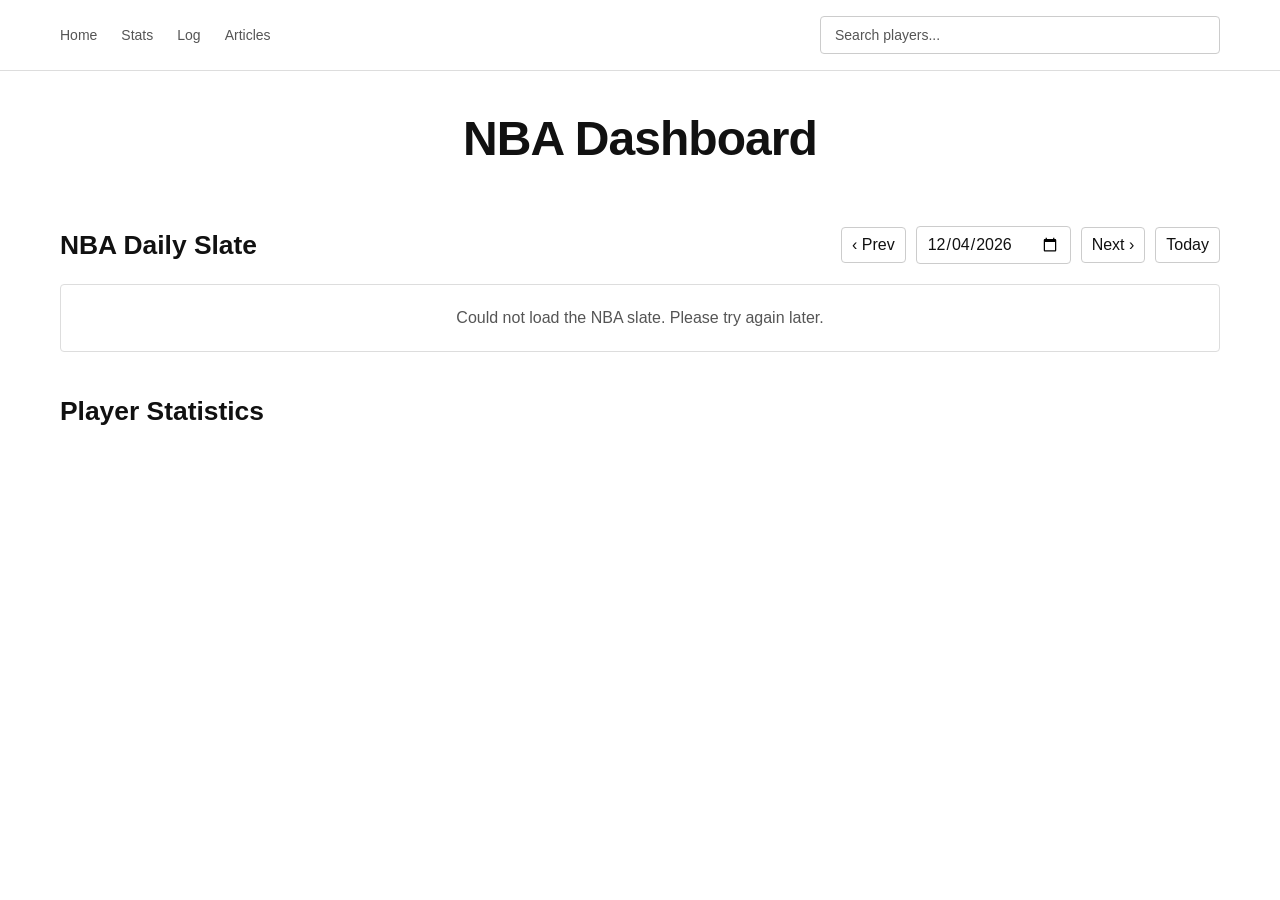
<file: index.html>
<!DOCTYPE html>
<html lang="en">
<head>
    <meta charset="UTF-8">
    <meta name="viewport" content="width=device-width, initial-scale=1.0">
    <title>NBA Stats</title>
    <link rel="stylesheet" href="styles.css">
</head>
<body class="home-page">
    <nav class="navbar">
        <div class="navbar-content">
            <ul class="nav-links">
                <li><a href="index.html">Home</a></li>
                <li><a href="stats.html">Stats</a></li>
                <li><a href="log.html">Log</a></li>
                <li><a href="articles.html">Articles</a></li>
            </ul>
            <div class="search-container">
                <input 
                    type="text" 
                    id="playerSearch" 
                    class="search-input" 
                    placeholder="Search players..."
                    autocomplete="off"
                >
                <div id="searchResults" class="search-results"></div>
            </div>
        </div>
    </nav>

    <div class="container">
        <div class="hero" id="home">
            <h1>NBA Dashboard</h1>
        </div>

        <section class="schedule-section" id="games" aria-labelledby="dailySlateTitle">
            <div class="schedule-header">
                <h2 id="dailySlateTitle">NBA Daily Slate</h2>
                <div class="date-controls">
                    <button type="button" id="previousDate" aria-label="Previous day">‹ Prev</button>
                    <input type="date" id="slateDate" aria-label="Select slate date">
                    <button type="button" id="nextDate" aria-label="Next day">Next ›</button>
                    <button type="button" id="todayDate">Today</button>
                </div>
            </div>
            <div id="gamesGrid" class="games-grid">
                <div class="schedule-message">Loading NBA games…</div>
            </div>
        </section>

        <div class="schedule-header" id="stats">
            <h2>Player Statistics</h2>
        </div>
        <div class="stats-section" id="statsSection">
            <!-- Stats will load here -->
        </div>
    </div>

    <script>
        const STATS_CSV_URL = 'https://raw.githubusercontent.com/cavjue/NBA_Stats/main/Data/PlayerStatistics.csv';
        let allPlayers = [];

        // Daily NBA slate (ESPN scoreboard feed)
        const SCOREBOARD_URL = 'https://site.api.espn.com/apis/site/v2/sports/basketball/nba/scoreboard';
        const REFEREE_ASSIGNMENTS_URL = 'https://official.nba.com/referee-assignments/';
        const slateDateInput = document.getElementById('slateDate');
        const gamesGrid = document.getElementById('gamesGrid');
        let refereeAssignments = {};

        function normalizeTeamName(value) {
            return String(value || '')
                .replace(/&/g, 'and')
                .replace(/[^a-zA-Z0-9\s]/g, ' ')
                .replace(/\s+/g, ' ')
                .trim()
                .toLowerCase();
        }

        function formatDateForApi(date) {
            const year = date.getFullYear();
            const month = String(date.getMonth() + 1).padStart(2, '0');
            const day = String(date.getDate()).padStart(2, '0');
            return `${year}${month}${day}`;
        }

        function dateFromInput(value) {
            const parts = value.split('-').map(Number);
            return new Date(parts[0], parts[1] - 1, parts[2]);
        }

        function setSlateDate(date) {
            const normalized = new Date(date.getFullYear(), date.getMonth(), date.getDate());
            slateDateInput.value = `${normalized.getFullYear()}-${String(normalized.getMonth() + 1).padStart(2, '0')}-${String(normalized.getDate()).padStart(2, '0')}`;
            loadDailySlate(normalized);
        }

        function escapeHtml(value) {
            return String(value ?? '').replace(/[&<>"']/g, (char) => ({
                '&': '&amp;', '<': '&lt;', '>': '&gt;', '"': '&quot;', "'": '&#39;'
            })[char]);
        }

        function getRefereesForGame(awayName, homeName) {
            const awayKey = normalizeTeamName(awayName);
            const homeKey = normalizeTeamName(homeName);
            const direct = refereeAssignments[`${awayKey}@@${homeKey}`] || refereeAssignments[`${homeKey}@@${awayKey}`];
            if (direct) return direct;

            const fallbackMatches = Object.entries(refereeAssignments).filter(([gameKey]) => {
                const [away, home] = gameKey.split('@@');
                return away.includes(awayKey) || home.includes(homeKey) || awayKey.includes(away) || homeKey.includes(home);
            });

            if (fallbackMatches.length) return fallbackMatches[0][1];
            return ['Not available'];
        }

        async function loadRefereeAssignments() {
            try {
                const response = await fetch(REFEREE_ASSIGNMENTS_URL, { cache: 'no-store' });
                if (!response.ok) throw new Error(`Referee assignments request failed (${response.status})`);

                const html = await response.text();
                const doc = new DOMParser().parseFromString(html, 'text/html');
                const candidateRows = doc.querySelectorAll('tr, li, .referee-row, .assignment-item, .game-item');
                const assignmentMap = {};

                candidateRows.forEach((row) => {
                    const text = (row.textContent || '').replace(/\s+/g, ' ').trim();
                    if (!text || !text.includes('@') || text.length < 25) return;

                    const matchupMatch = text.match(/([A-Za-z\.\s&]+?)\s*@\s*([A-Za-z\.\s&]+?)(?=\s*(?:\||-|:|\d{1,2}:\d{2}|Crew|Referee|Umpire|Official|\())/i);
                    if (!matchupMatch) return;

                    const awayTeam = matchupMatch[1].replace(/\s+and\s+/gi, ' & ').trim();
                    const homeTeam = matchupMatch[2].replace(/\s+and\s+/gi, ' & ').trim();
                    const names = Array.from(new Set(
                        (text.match(/[A-Z][a-z]+(?:\s+[A-Z][a-z]+)+/g) || [])
                            .filter((name) => !['Crew', 'Chief', 'Referee', 'Umpire', 'Official', 'NBA', 'WNBA', 'Replay', 'Center'].includes(name.trim()))
                    )).slice(0, 3);

                    if (!names.length) return;

                    const normalizedAway = normalizeTeamName(awayTeam);
                    const normalizedHome = normalizeTeamName(homeTeam);
                    assignmentMap[`${normalizedAway}@@${normalizedHome}`] = names;
                    assignmentMap[`${normalizedHome}@@${normalizedAway}`] = names;
                });

                refereeAssignments = assignmentMap;
                console.log('Loaded referee assignments:', Object.keys(refereeAssignments).length);
            } catch (error) {
                console.error('Error loading referee assignments:', error);
                refereeAssignments = {};
            }
        }

        function renderDailySlate(data) {
            const events = data.events || [];
            if (!events.length) {
                gamesGrid.innerHTML = '<div class="schedule-message">No NBA games scheduled for this date.</div>';
                return;
            }

            gamesGrid.innerHTML = events.map((event) => {
                const competition = event.competitions?.[0];
                const competitors = competition?.competitors || [];
                const home = competitors.find((team) => team.homeAway === 'home') || competitors[0] || {};
                const away = competitors.find((team) => team.homeAway === 'away') || competitors[1] || {};
                const status = event.status?.type?.detail || event.status?.type?.shortDetail || 'Scheduled';
                const isCompleted = event.status?.type?.completed;
                const isLive = event.status?.type?.state === 'in';
                const displayTeam = (team) => team.team?.displayName || team.team?.shortDisplayName || 'TBD';
                const score = (team) => team.score !== undefined ? escapeHtml(team.score) : '—';
                const gameTime = event.date ? new Date(event.date).toLocaleTimeString([], { hour: 'numeric', minute: '2-digit' }) : '';
                const venue = competition?.venue?.fullName || '';
                const awayName = displayTeam(away);
                const homeName = displayTeam(home);
                const referees = getRefereesForGame(awayName, homeName);
                const refereeLabel = referees.length ? referees.join(' · ') : 'Officials not available';

                return `
                    <article class="game-card">
                        <div class="game-status">${escapeHtml(status)}</div>
                        <div class="team-row">
                            <div><div class="team-name">${escapeHtml(displayTeam(away))}</div><div class="team-record">${escapeHtml(away.records?.[0]?.summary || '')}</div></div>
                            <div class="team-score">${isCompleted || isLive ? score(away) : '—'}</div>
                        </div>
                        <div class="team-row">
                            <div><div class="team-name">${escapeHtml(displayTeam(home))}</div><div class="team-record">${escapeHtml(home.records?.[0]?.summary || '')}</div></div>
                            <div class="team-score">${isCompleted || isLive ? score(home) : '—'}</div>
                        </div>
                        <div class="referee-block">
                            <div class="referee-label">Officials</div>
                            <div class="referee-names">${escapeHtml(refereeLabel)}</div>
                        </div>
                        <div class="game-footer">${escapeHtml(gameTime)}${venue ? ' · ' + escapeHtml(venue) : ''}</div>
                    </article>`;
            }).join('');
        }

        async function loadDailySlate(date) {
            gamesGrid.innerHTML = '<div class="schedule-message">Loading NBA games…</div>';
            try {
                const response = await fetch(`${SCOREBOARD_URL}?dates=${formatDateForApi(date)}`);
                if (!response.ok) throw new Error(`Scoreboard request failed (${response.status})`);
                const data = await response.json();
                renderDailySlate(data);
            } catch (error) {
                console.error('Error loading NBA daily slate:', error);
                gamesGrid.innerHTML = '<div class="schedule-message">Could not load the NBA slate. Please try again later.</div>';
            }
        }

        document.getElementById('previousDate').addEventListener('click', () => {
            const date = dateFromInput(slateDateInput.value);
            date.setDate(date.getDate() - 1);
            setSlateDate(date);
        });
        document.getElementById('nextDate').addEventListener('click', () => {
            const date = dateFromInput(slateDateInput.value);
            date.setDate(date.getDate() + 1);
            setSlateDate(date);
        });
        document.getElementById('todayDate').addEventListener('click', () => setSlateDate(new Date()));
        slateDateInput.addEventListener('change', () => {
            if (slateDateInput.value) setSlateDate(dateFromInput(slateDateInput.value));
        });

        async function initializeHomePage() {
            await loadRefereeAssignments();
            setSlateDate(new Date());
        }

        initializeHomePage();

        // Parse CSV function
        function parseCSV(text) {
            const rows = [];
            const lines = text.trim().split(/\r?\n/);

            for (const line of lines) {
                const values = [];
                let current = '';
                let inQuotes = false;

                for (let i = 0; i < line.length; i++) {
                    const char = line[i];

                    if (char === '"') {
                        if (inQuotes && line[i + 1] === '"') {
                            current += '"';
                            i++;
                        } else {
                            inQuotes = !inQuotes;
                        }
                    } else if (char === ',' && !inQuotes) {
                        values.push(current);
                        current = '';
                    } else {
                        current += char;
                    }
                }

                values.push(current);
                rows.push(values);
            }

            return rows;
        }

        // Get header index by looking for partial matches
        function getHeaderIndex(headers, candidates) {
            const normalized = headers.map((h) => (h || '').trim().toLowerCase());
            for (const candidate of candidates) {
                const idx = normalized.findIndex((name) => name.includes(candidate));
                if (idx !== -1) return idx;
            }
            return -1;
        }

        // Load and parse CSV data
        function loadPlayerData() {
            fetch(STATS_CSV_URL)
                .then((response) => {
                    if (!response.ok) throw new Error('CSV not found');
                    return response.text();
                })
                .then((csv) => {
                    const rows = parseCSV(csv);
                    const headers = rows[0].map((h) => String(h).trim());

                    const firstNameIndex = getHeaderIndex(headers, ['firstname']);
                    const lastNameIndex = getHeaderIndex(headers, ['lastname']);
                    const teamCityIndex = getHeaderIndex(headers, ['playerteamcity']);
                    const teamNameIndex = getHeaderIndex(headers, ['playerteamname']);

                    // Extract unique players
                    const playerMap = {};
                    for (let i = 1; i < rows.length; i++) {
                        const firstName = (rows[i][firstNameIndex] || '').trim();
                        const lastName = (rows[i][lastNameIndex] || '').trim();
                        const teamCity = (rows[i][teamCityIndex] || '').trim();
                        const teamName = (rows[i][teamNameIndex] || '').trim();

                        if (!firstName || !lastName) continue;

                        const key = `${firstName} ${lastName}`.toLowerCase();
                        if (!playerMap[key]) {
                            playerMap[key] = {
                                firstName,
                                lastName,
                                team: `${teamCity} ${teamName}`.trim(),
                                display: `${firstName} ${lastName}`
                            };
                        }
                    }

                    allPlayers = Object.values(playerMap).sort((a, b) =>
                        a.display.localeCompare(b.display)
                    );

                    initializeSearch();
                })
                .catch((error) => {
                    console.error('Error loading player data:', error);
                });
        }

        // Initialize search functionality
        function initializeSearch() {
            const searchInput = document.getElementById('playerSearch');
            const searchResults = document.getElementById('searchResults');

            searchInput.addEventListener('input', (e) => {
                const query = e.target.value.toLowerCase().trim();

                if (query.length < 1) {
                    searchResults.classList.remove('active');
                    return;
                }

                const filtered = allPlayers.filter((player) =>
                    player.display.toLowerCase().includes(query)
                ).slice(0, 8); // Limit to 8 results

                if (filtered.length === 0) {
                    searchResults.classList.remove('active');
                    return;
                }

                searchResults.innerHTML = filtered.map((player) => `
                    <div class="search-result-item" data-player="${player.display}">
                        <div>
                            <div class="result-name">${player.display}</div>
                            <div class="result-team">${player.team || 'Team TBD'}</div>
                        </div>
                    </div>
                `).join('');

                searchResults.classList.add('active');

                // Add click handlers
                document.querySelectorAll('.search-result-item').forEach((item) => {
                    item.addEventListener('click', () => {
                        navigateToPlayer(item.dataset.player);
                    });
                });
            });

            // Close results when clicking outside
            document.addEventListener('click', (e) => {
                if (!e.target.closest('.search-container')) {
                    searchResults.classList.remove('active');
                }
            });
        }

        // Navigate to player page
        function navigateToPlayer(playerName) {
            const profileUrl = new URL('players.html', window.location.href);
            profileUrl.searchParams.set('player', playerName);
            window.location.href = profileUrl;
        }

        // Load player data on page load
        loadPlayerData();
    </script>
</body>
</html>
</file>
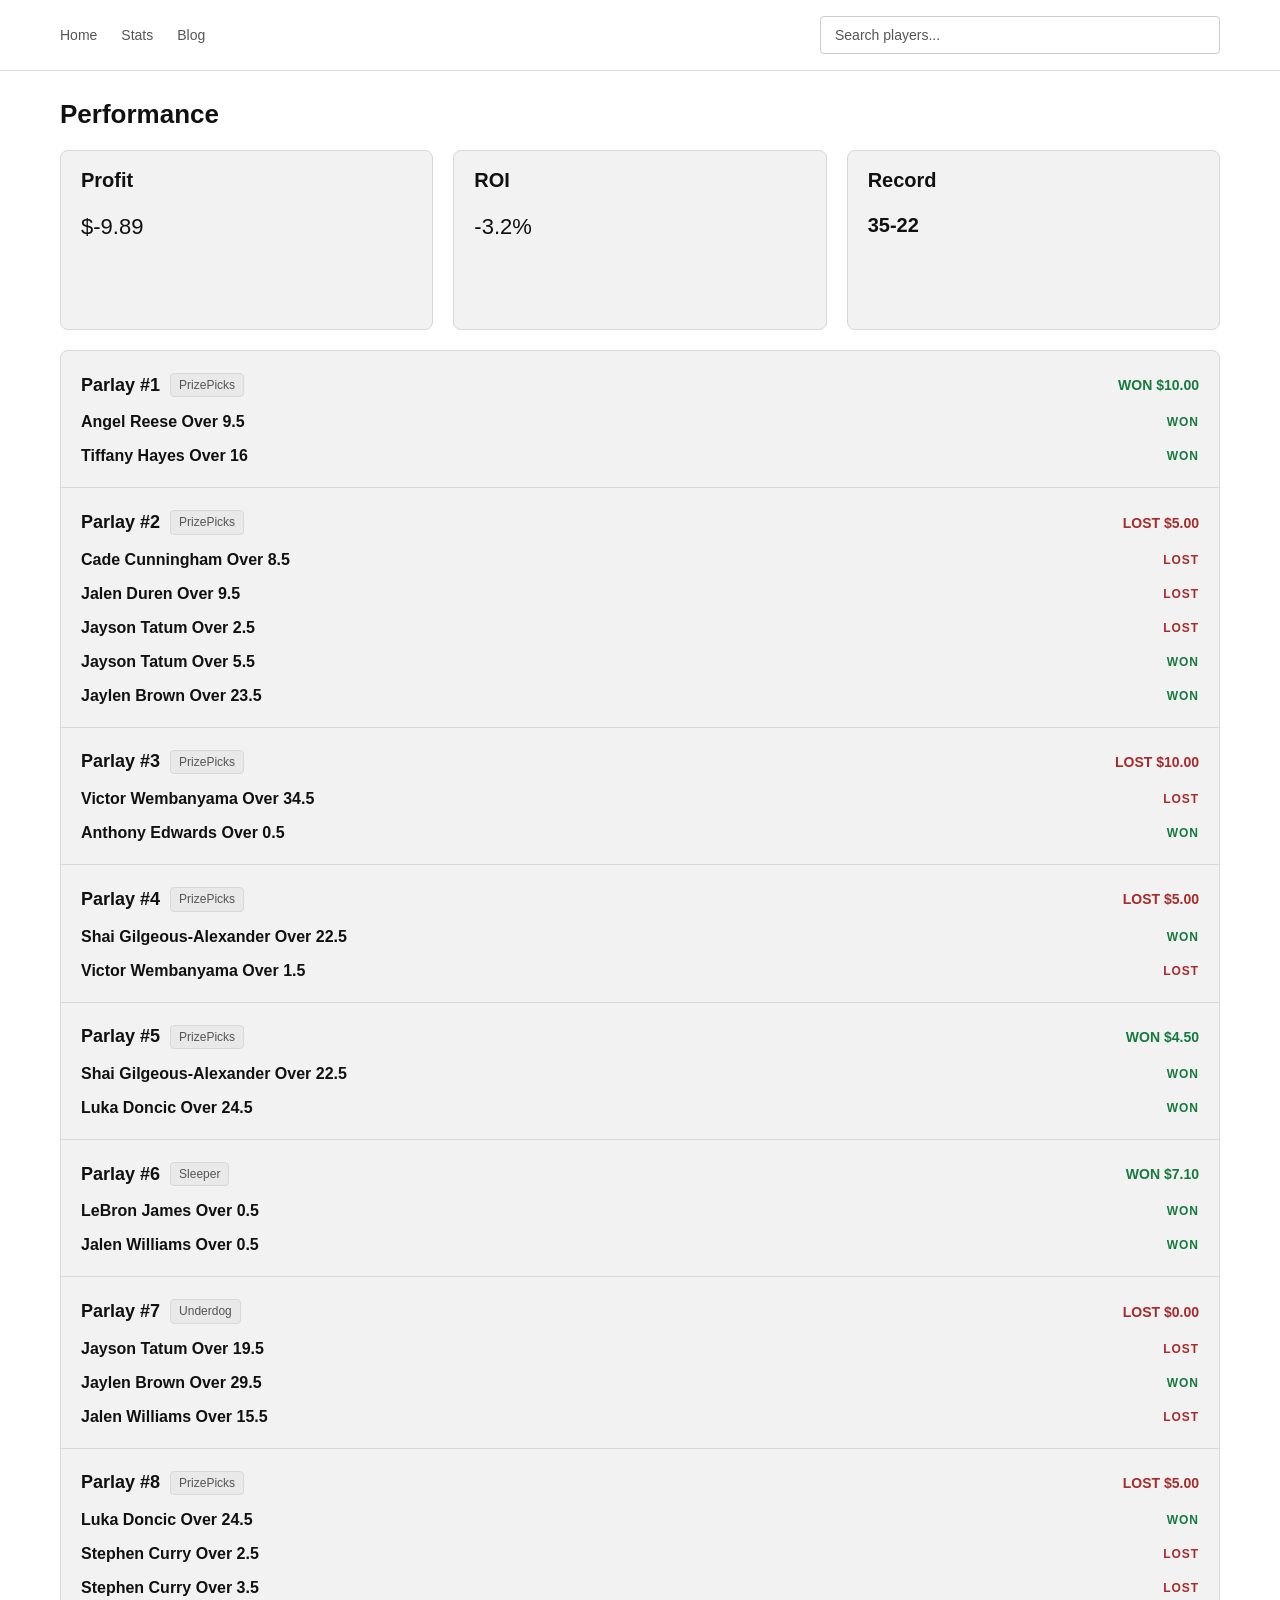
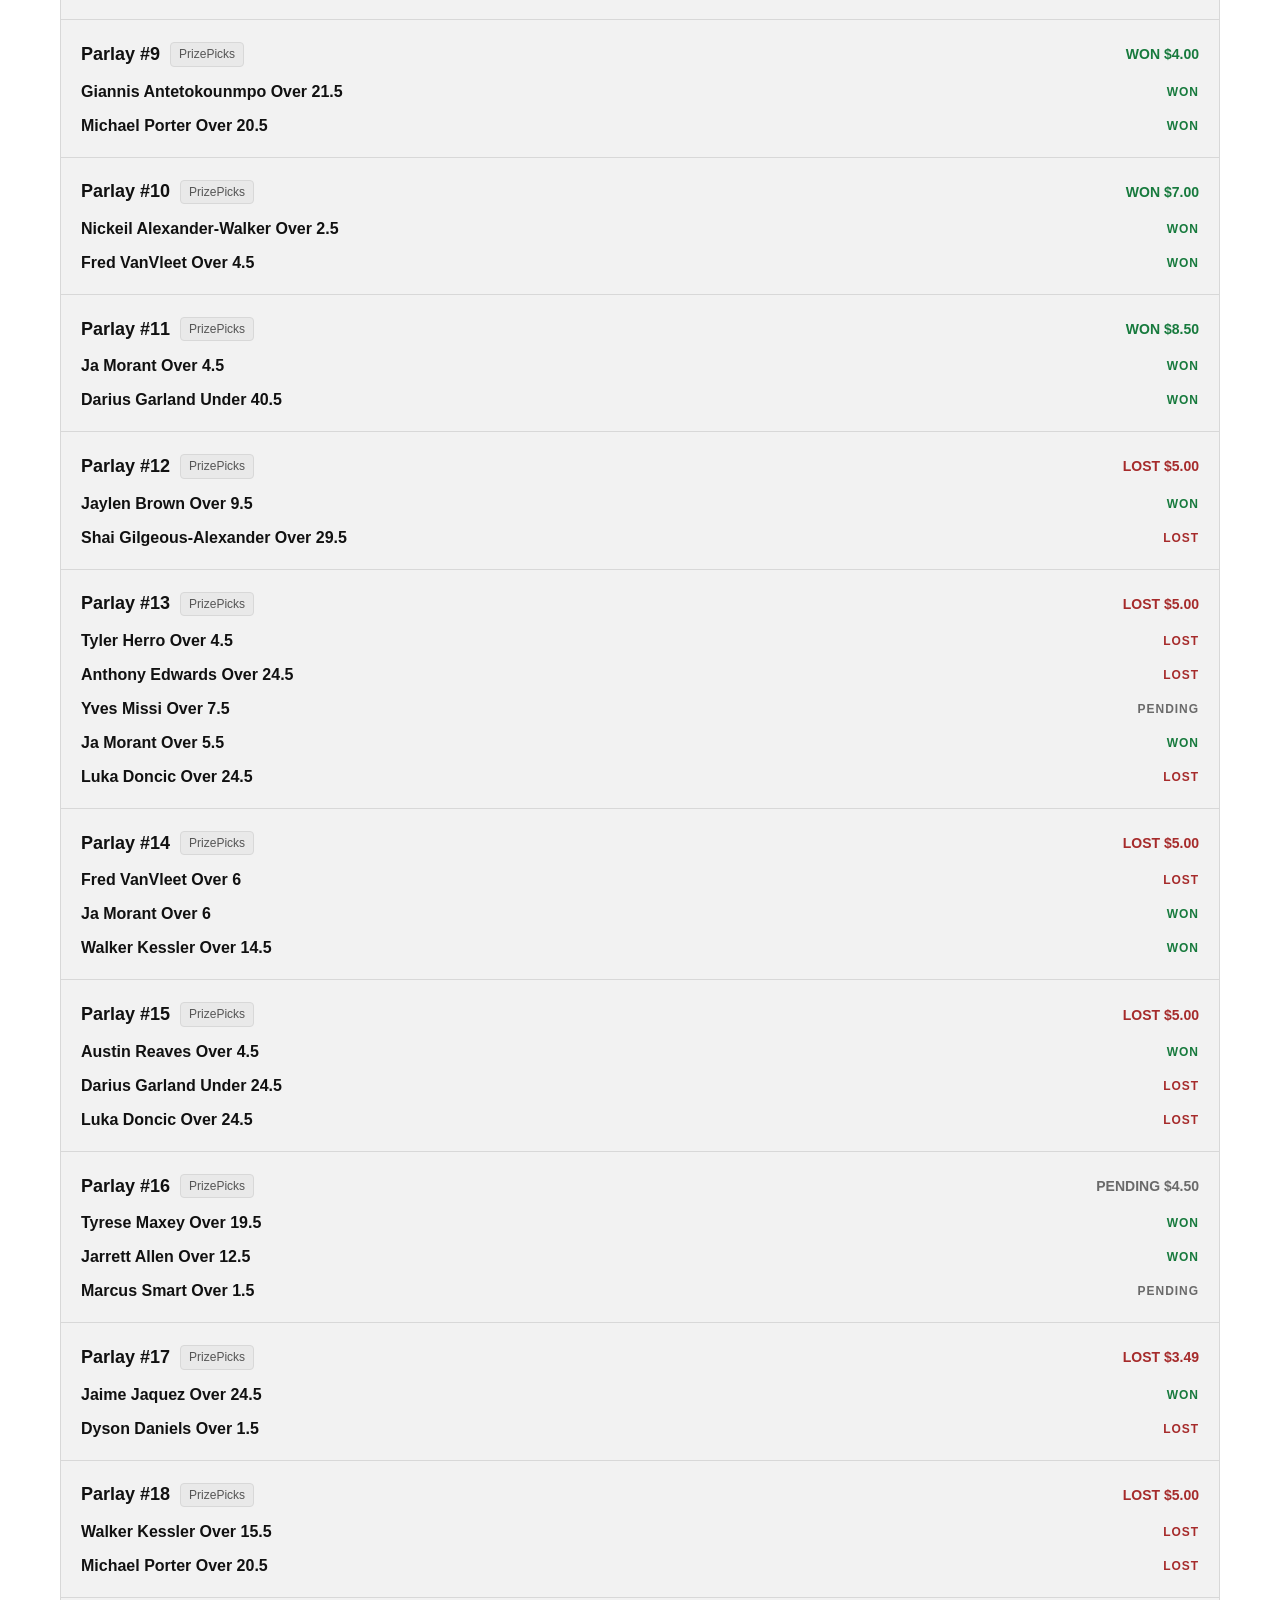
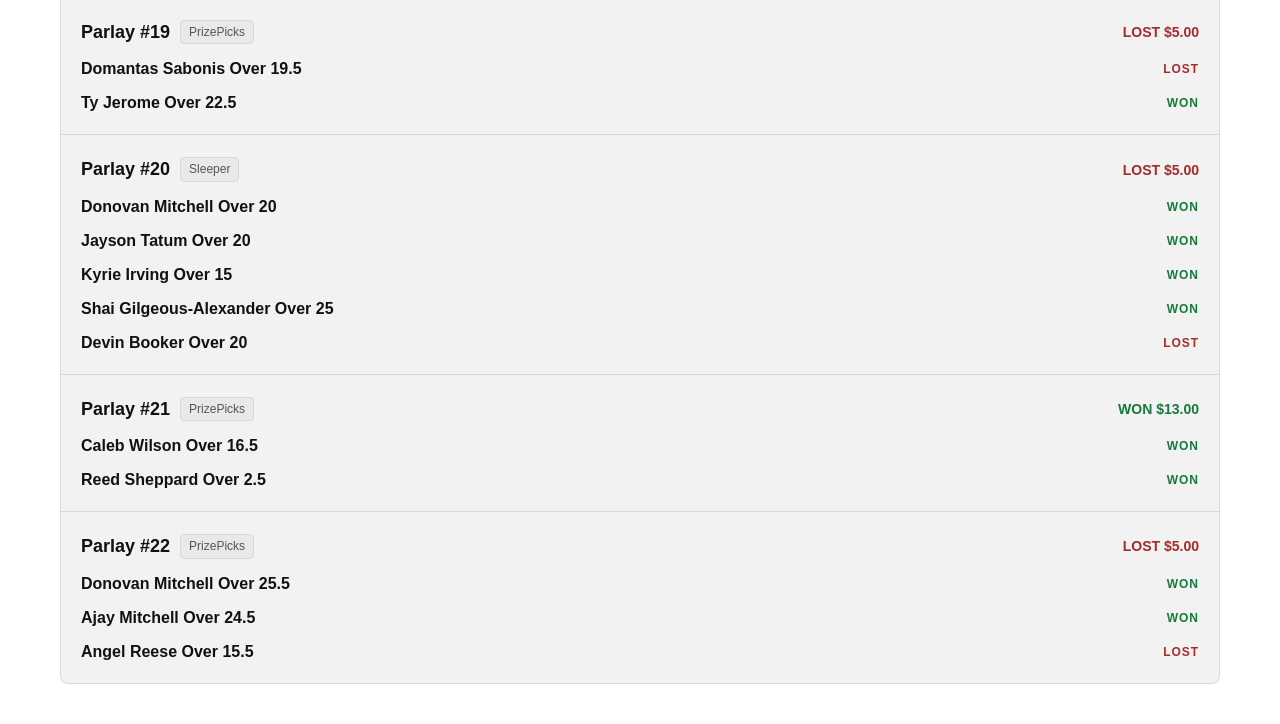
<file: blog.html>
<html lang="en">
    <head>
        <meta charset="UTF-8">
        <meta name="viewport" content="width=device-width, initial-scale=1.0">
        <title>Blog | NBA Stats</title>
        <link rel="stylesheet" href="styles.css">
    </head>
    <body>
        <nav class="navbar">
            <div class="navbar-content">
                <ul class="nav-links">
                    <li><a href="index.html">Home</a></li>
                    <li><a href="stats.html">Stats</a></li>
                    <li><a href="blog.html">Blog</a></li>
                </ul>
                <div class="search-container">
                    <input 
                        type="text" 
                        id="playerSearch" 
                        class="search-input" 
                        placeholder="Search players..."
                        autocomplete="off"
                    >
                    <div id="searchResults" class="search-results"></div>
                </div>
            </div>
        </nav>
 
        <div class="performance">
            <h3>Performance</h3>
            <div class="performance-grid">
                <div class="metric-card">
                    <h4>Profit</h4>
                    <p id="profitValue">$0.00</p>
                </div>
                <div class="metric-card">
                    <h4>ROI</h4>
                    <p id="roiValue">0.0%</p>
                </div>
                <div class="metric-card record-card">
                    <h4>Record</h4>
                    <p id="recordValue">0-0</p>
                </div>
            </div>

            <div id="betDetails" class="bet-details">
                <div class="bet-details-empty">No bet data loaded.</div>
            </div>
        </div>

        <style>
            body {
                font-family: Arial, Helvetica, sans-serif;
                min-height: 100vh;
                background: #fff;
                color: #111;
            }

            .navbar {
                border-bottom: 1px solid #ddd;
                padding: 0;
                position: static;
                z-index: 100;
            }

            .navbar-content {
                max-width: 1200px;
                margin: 0 auto;
                display: flex;
                justify-content: space-between;
                align-items: center;
                padding: 16px 20px;
                gap: 20px;
            }

            .nav-links {
                display: flex;
                list-style: none;
                gap: 24px;
            }

            .nav-links a {
                color: #555;
                text-decoration: none;
                font-size: 14px;
            }

            .search-container {
                flex: 1;
                max-width: 400px;
                position: relative;
            }

            .search-input {
                width: 100%;
                padding: 10px 14px;
                background: #fff;
                border: 1px solid #ccc;
                border-radius: 4px;
                color: #111;
                font-size: 14px;
            }

            .performance {
                max-width: 1200px;
                margin: 28px auto 0;
                padding: 0 20px 40px;
            }

            .performance h3 {
                font-size: 26px;
                margin-bottom: 20px;
                font-weight: 700;
            }

            .performance-grid {
                display: grid;
                grid-template-columns: repeat(3, minmax(220px, 1fr));
                gap: 20px;
                margin-bottom: 20px;
            }

            .metric-card {
                background: #f2f2f2;
                border: 1px solid #d8d8d8;
                border-radius: 8px;
                min-height: 180px;
                padding: 18px 20px;
                display: flex;
                flex-direction: column;
                justify-content: flex-start;
            }

            .metric-card h4 {
                font-size: 20px;
                margin: 0 0 22px;
                font-weight: 700;
            }

            .metric-card p {
                font-size: 22px;
                margin: 0;
                font-weight: 400;
            }

            .record-card p {
                font-size: 20px;
                font-weight: 700;
            }

            .bet-details {
                background: #f2f2f2;
                border: 1px solid #d8d8d8;
                border-radius: 8px;
                padding: 0;
                overflow: hidden;
            }

            .bet-details-empty {
                padding: 18px 20px;
                color: #666;
            }

            .bet-entry {
                border-top: 1px solid #d8d8d8;
                padding: 14px 20px;
            }

            .bet-entry:first-child {
                border-top: none;
            }

            .bet-entry-row {
                display: flex;
                justify-content: space-between;
                gap: 16px;
                align-items: center;
                padding: 8px 0;
            }

            .bet-entry-row .label {
                font-weight: 600;
                color: #111;
            }

            .bet-entry-row .value {
                color: #333;
                font-weight: 400;
            }

            .bet-entry-row .value.status-won {
                color: #177a3d;
                font-weight: 700;
                text-transform: uppercase;
                letter-spacing: 0.08em;
                font-size: 12px;
            }

            .bet-entry-row .value.status-lost {
                color: #a62b2b;
                font-weight: 700;
                text-transform: uppercase;
                letter-spacing: 0.08em;
                font-size: 12px;
            }

            .bet-entry-row .value.status-pending {
                color: #6a6a6a;
                font-weight: 700;
                text-transform: uppercase;
                letter-spacing: 0.08em;
                font-size: 12px;
            }

            .parlay-header {
                display: flex;
                justify-content: space-between;
                align-items: center;
                gap: 16px;
                padding-bottom: 8px;
            }

            .parlay-header-left {
                display: flex;
                align-items: center;
                gap: 10px;
                flex-wrap: wrap;
            }

            .parlay-header .label {
                font-size: 18px;
                font-weight: 700;
            }

            .sportsbook-tag {
                font-size: 12px;
                color: #555;
                background: rgba(0, 0, 0, 0.04);
                border: 1px solid #d8d8d8;
                border-radius: 4px;
                padding: 4px 8px;
                line-height: 1.2;
            }

            .parlay-profit {
                min-width: 120px;
                text-align: right;
                font-weight: 700;
                font-size: 14px;
                display: inline-flex;
                align-items: center;
                justify-content: flex-end;
                gap: 8px;
                padding-left: 8px;
            }

            .parlay-profit.profit-win {
                color: #177a3d;
            }

            .parlay-profit.profit-loss {
                color: #a62b2b;
            }

            .parlay-profit.profit-pending {
                color: #6a6a6a;
            }

            @media (max-width: 900px) {
                .performance-grid {
                    grid-template-columns: 1fr;
                }
            }
        </style>

        <script>
            const BET_ROWS = [];

            function parseCsvLine(line) {
                const values = [];
                let current = "";
                let inQuotes = false;

                for (let i = 0; i < line.length; i++) {
                    const char = line[i];

                    if (char === '"') {
                        if (inQuotes && line[i + 1] === '"') {
                            current += '"';
                            i++;
                        } else {
                            inQuotes = !inQuotes;
                        }
                    } else if (char === ',' && !inQuotes) {
                        values.push(current);
                        current = "";
                    } else {
                        current += char;
                    }
                }

                values.push(current);
                return values.map(value => value.trim());
            }

            function parseCsv(csvText) {
                const lines = csvText.trim().split(/\r?\n/).filter(Boolean);
                if (!lines.length) return [];

                const headers = parseCsvLine(lines[0]);

                return lines.slice(1).map(line => {
                    const values = parseCsvLine(line);
                    const row = {};

                    headers.forEach((header, index) => {
                        row[header] = values[index] ?? "";
                    });

                    return row;
                });
            }

            async function loadBetRows() {
                try {
                    const response = await fetch("Data/bet_log.csv");
                    if (!response.ok) {
                        throw new Error(`HTTP ${response.status}`);
                    }

                    const csvText = await response.text();
                    const rows = parseCsv(csvText);
                    BET_ROWS.length = 0;
                    BET_ROWS.push(...rows);
                    renderDashboard(BET_ROWS);
                } catch (error) {
                    console.error("Failed to load bet_log.csv:", error);
                    renderDashboard(BET_ROWS);
                }
            }

            function computeRecord(rows) {
                let wins = 0;
                let losses = 0;

                rows.forEach(row => {
                    const status = (row.status || "").toLowerCase();
                    if (status === "won") wins++;
                    else if (status === "lost") losses++;
                });

                return { wins, losses };
            }

            function parseMoney(value) {
                if (value === null || value === undefined || value === "") return 0;
                const cleaned = String(value).replace(/[$,]/g, "").trim();
                const parsed = Number(cleaned);
                return Number.isFinite(parsed) ? parsed : 0;
            }

            function getStatusValue(rawStatus) {
                const status = String(rawStatus || "").toLowerCase();
                if (status === "won") return "won";
                if (status === "lost") return "lost";
                return "pending";
            }

            function getLegProfit(row) {
                const status = getStatusValue(row.status);
                const betProfit = parseMoney(row.bet_profit);
                if (betProfit !== 0 || (row.bet_profit !== undefined && String(row.bet_profit).trim() !== "")) {
                    return betProfit;
                }

                const stake = parseMoney(row.stake);
                const payout = parseMoney(row.potential_payout || row.payout);

                if (status === "won") {
                    return payout > 0 ? payout - stake : 0;
                }

                if (status === "lost") {
                    return -stake;
                }

                return 0;
            }

            function getParlayProfit(rows) {
                const grouped = new Map();

                rows.forEach(row => {
                    const parlayId = String(row.parlay_id || "single").trim() || "single";
                    if (!grouped.has(parlayId)) {
                        grouped.set(parlayId, {
                            stake: 0,
                            payout: 0,
                            profit: 0,
                            status: "pending",
                            legs: []
                        });
                    }

                    const entry = grouped.get(parlayId);
                    const rowStatus = getStatusValue(row.status);
                    const rowProfit = getLegProfit(row);

                    entry.stake += parseMoney(row.stake);
                    entry.payout += parseMoney(row.potential_payout || row.payout);
                    entry.legs.push({ ...row, status: rowStatus, profit: rowProfit });

                    if (entry.profit === 0 && rowProfit !== 0) {
                        entry.profit = rowProfit;
                    }
                });

                let totalProfit = 0;
                let totalStake = 0;

                grouped.forEach(entry => {
                    totalStake += entry.stake;

                    const profitValues = entry.legs
                        .map(leg => leg.profit)
                        .filter(value => Number.isFinite(value));

                    if (profitValues.length) {
                        const firstProfit = profitValues[0];
                        const allSame = profitValues.every(value => value === firstProfit);
                        entry.profit = allSame ? firstProfit : entry.legs.some(leg => leg.status === "lost") ? -Math.abs(entry.stake || firstProfit) : firstProfit;
                    }

                    totalProfit += entry.profit;
                });

                return { totalProfit, totalStake };
            }

            function groupByParlay(rows) {
                const map = new Map();

                rows.forEach(row => {
                    const parlayId = String(row.parlay_id || "single").trim() || "single";

                    if (!map.has(parlayId)) {
                        map.set(parlayId, {
                            id: parlayId,
                            sportsbook: row.sportsbook || "Unknown",
                            legs: []
                        });
                    }

                    const group = map.get(parlayId);
                    const status = getStatusValue(row.status);
                    const profit = getLegProfit(row);

                    group.legs.push({
                        name: row.bet_name || row.market_name || "Bet",
                        sportsbook: row.sportsbook || "Unknown",
                        status,
                        profit,
                        bet_profit: row.bet_profit || ""
                    });

                    if (!group.sportsbook || group.sportsbook === "Unknown") {
                        group.sportsbook = row.sportsbook || "Unknown";
                    }
                });

                return [...map.values()].map(group => {
                    const nonEmptyProfitValues = group.legs
                        .map(leg => parseMoney(leg.bet_profit))
                        .filter(value => value !== 0 || (group.legs.some(leg => leg.bet_profit && String(leg.bet_profit).trim() !== "") && group.legs.some(leg => leg.bet_profit && String(leg.bet_profit).trim() === "")) ? false : true);

                    const parlayProfit = (() => {
                        const betProfitValues = group.legs
                            .map(leg => parseMoney(leg.bet_profit))
                            .filter(value => Number.isFinite(value) && value !== 0 || (leg => leg.bet_profit !== undefined && String(leg.bet_profit).trim() !== ""));
                        const explicitProfitValue = group.legs
                            .map(leg => parseMoney(leg.bet_profit))
                            .find(value => value !== 0 || String(group.legs.find(leg => leg.bet_profit && String(leg.bet_profit).trim() !== "")?.bet_profit || "").trim() !== "");

                        if (explicitProfitValue !== undefined && explicitProfitValue !== null && !(explicitProfitValue === 0 && group.legs.every(leg => !String(leg.bet_profit || "").trim()))) {
                            return explicitProfitValue;
                        }

                        const totalLegProfit = group.legs.reduce((sum, leg) => sum + leg.profit, 0);
                        if (group.legs.some(leg => leg.status === "lost")) {
                            return totalLegProfit < 0 ? totalLegProfit : -Math.abs(group.legs.reduce((sum, leg) => sum + parseMoney(leg.bet_profit || leg.stake || 0), 0));
                        }
                        return totalLegProfit;
                    })();

                    const groupStatus = group.legs.every(leg => leg.status === "won")
                        ? "won"
                        : group.legs.some(leg => leg.status === "lost")
                            ? "lost"
                            : "pending";

                    return {
                        ...group,
                        profit: parlayProfit,
                        status: groupStatus
                    };
                });
            }

            function formatCurrency(value) {
                return `$${Math.abs(value).toFixed(2)}`;
            }

            function renderDashboard(rows) {
                const record = computeRecord(rows);
                const profitInfo = getParlayProfit(rows);

                document.getElementById("recordValue").textContent = `${record.wins}-${record.losses}`;
                document.getElementById("profitValue").textContent = `$${profitInfo.totalProfit.toFixed(2)}`;

                const roi = profitInfo.totalStake > 0 ? (profitInfo.totalProfit / profitInfo.totalStake) * 100 : 0;
                document.getElementById("roiValue").textContent = `${roi.toFixed(1)}%`;

                const details = document.getElementById("betDetails");
                const groups = groupByParlay(rows);

                if (!groups.length) {
                    details.innerHTML = '<div class="bet-details-empty">No bet data loaded.</div>';
                    return;
                }

                details.innerHTML = groups.map(group => {
                    const statusClass = group.status === "won" ? "profit-win" : group.status === "lost" ? "profit-loss" : "profit-pending";
                    const profitDisplay = `${group.status.toUpperCase()} ${formatCurrency(group.profit)}`;

                    return `
                        <div class="bet-entry">
                            <div class="bet-entry-row parlay-header">
                                <div class="parlay-header-left">
                                    <span class="label">Parlay #${group.id}</span>
                                    <span class="sportsbook-tag">${group.sportsbook}</span>
                                </div>
                                <span class="parlay-profit ${statusClass}">${profitDisplay}</span>
                            </div>
                            ${group.legs.map(leg => `
                                <div class="bet-entry-row">
                                    <span class="label">${leg.name}</span>
                                    <span class="value status-${leg.status}">${leg.status.toUpperCase()}</span>
                                </div>
                            `).join("")}
                        </div>
                    `;
                }).join("");
            }

            loadBetRows();
        </script>
    </body>
</html>
</file>
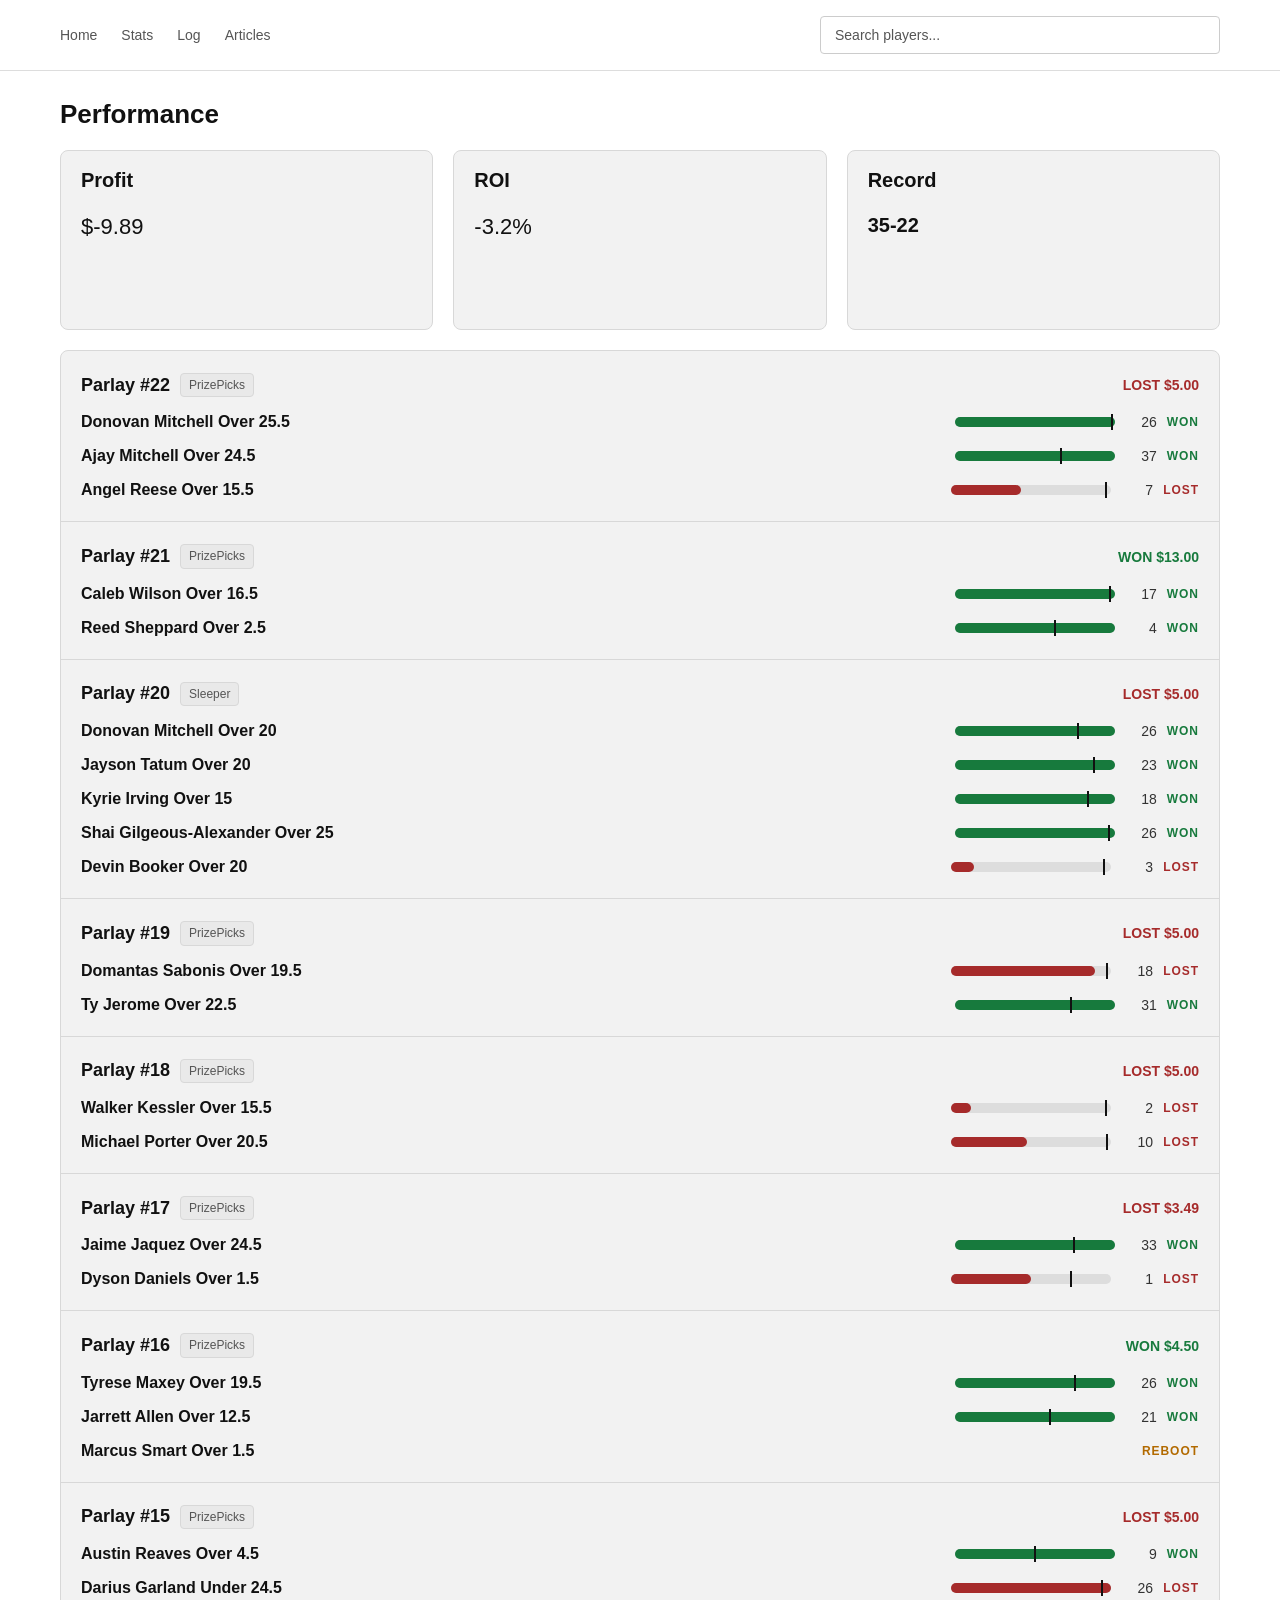
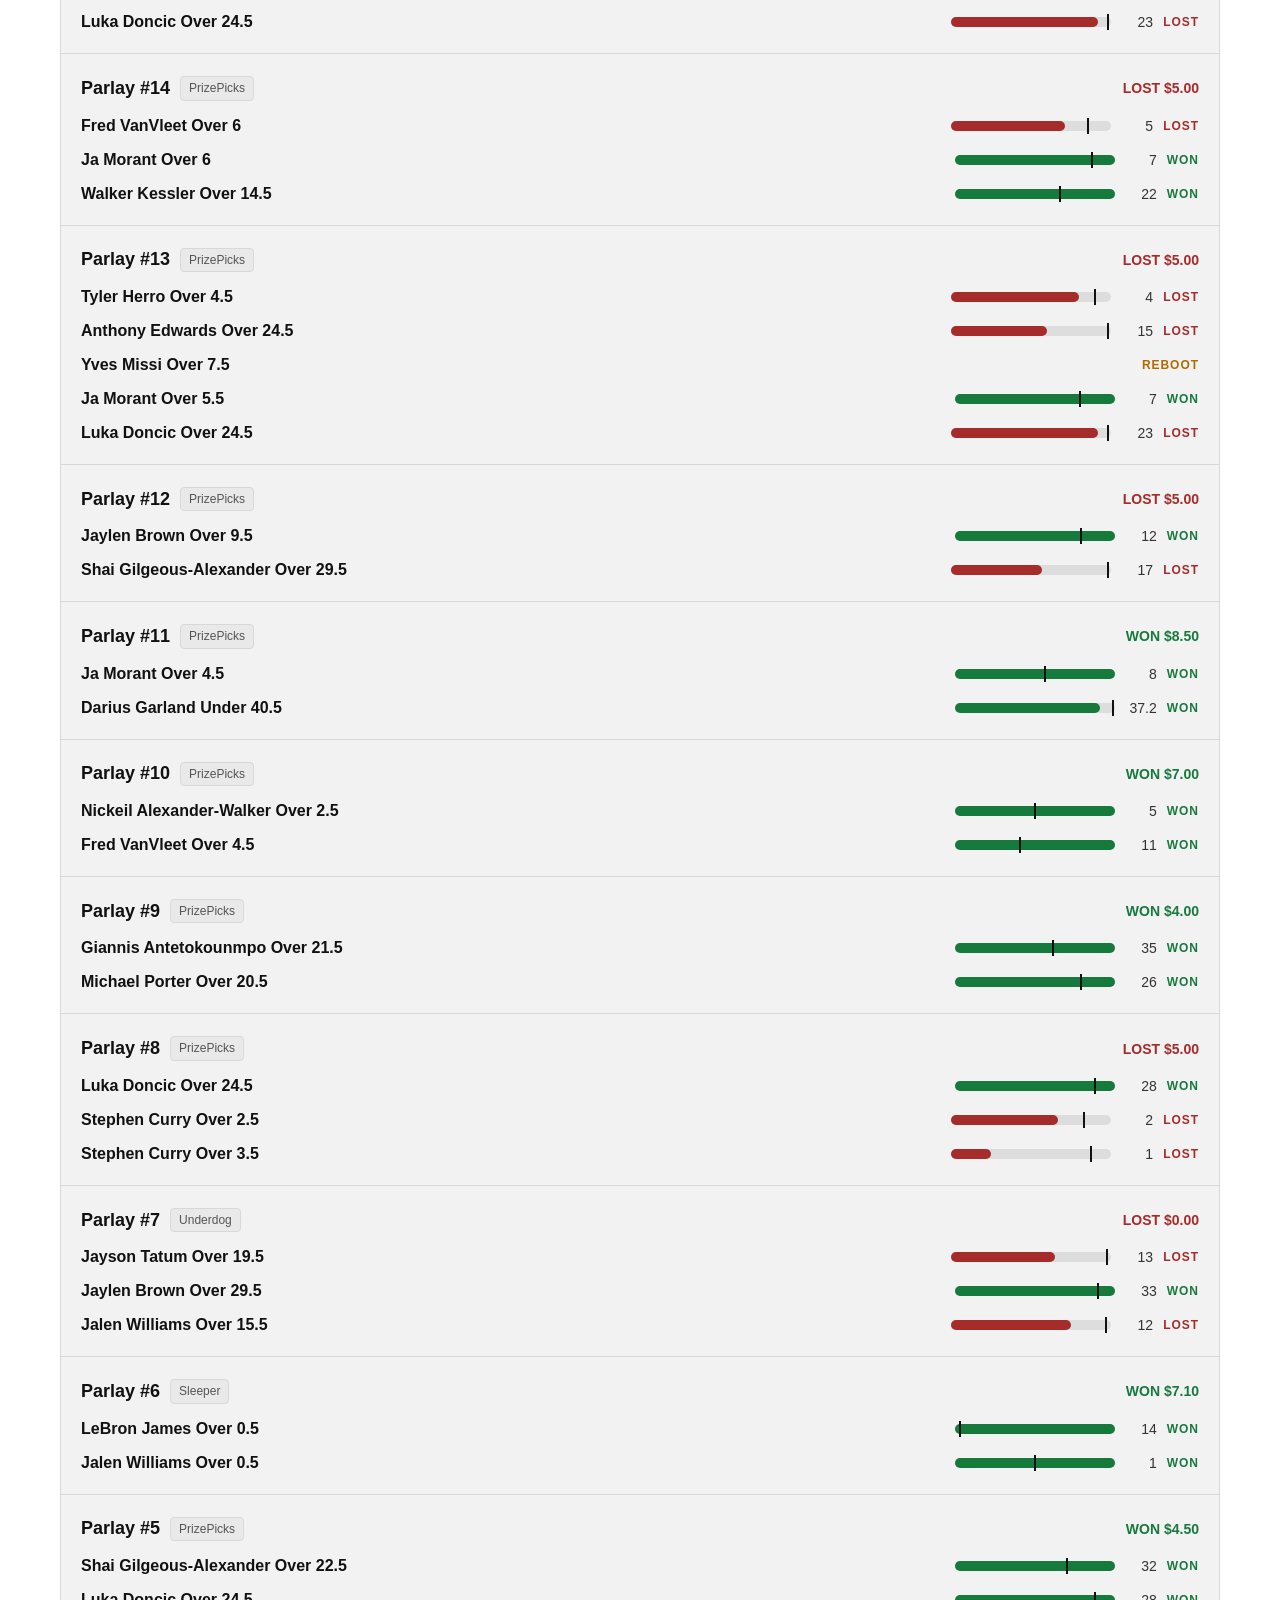
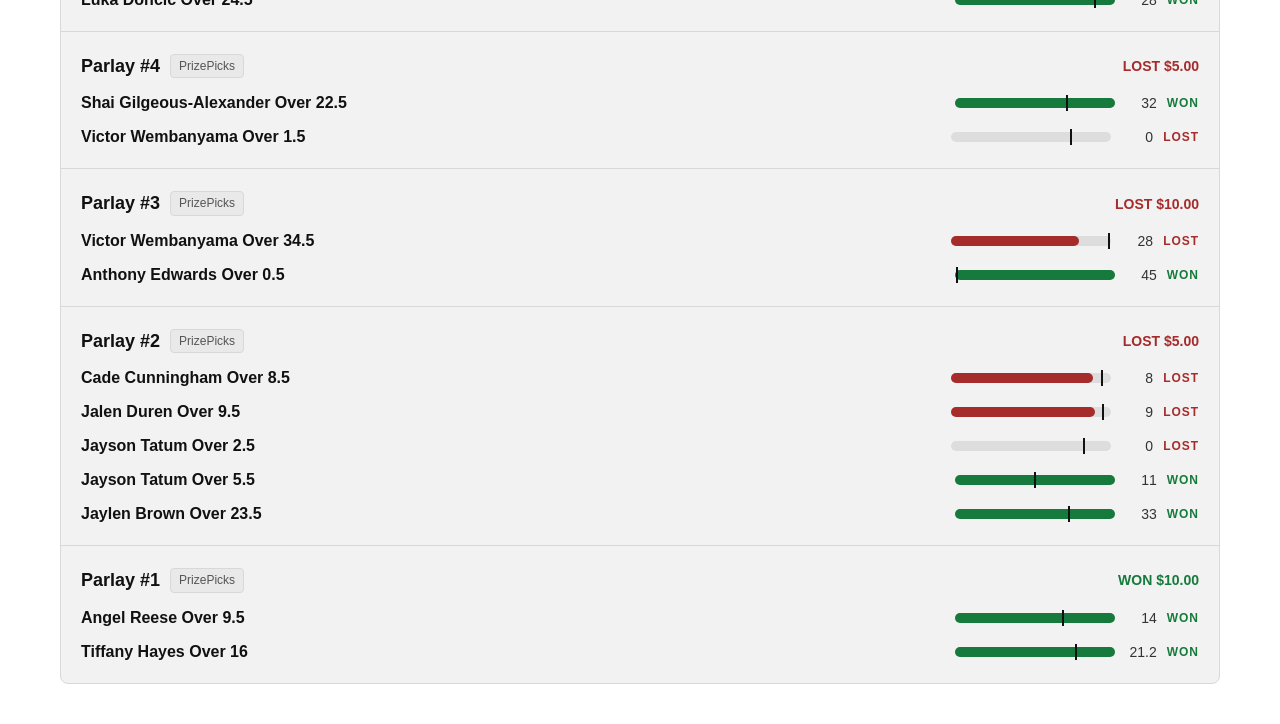
<file: log.html>
<html lang="en">
    <head>
        <meta charset="UTF-8">
        <meta name="viewport" content="width=device-width, initial-scale=1.0">
        <title>Blog | NBA Stats</title>
        <link rel="stylesheet" href="styles.css">
    </head>
    <body>
        <nav class="navbar">
            <div class="navbar-content">
                <ul class="nav-links">
                    <li><a href="index.html">Home</a></li>
                    <li><a href="stats.html">Stats</a></li>
                    <li><a href="log.html">Log</a></li>
                    <li><a href="articles.html">Articles</a></li>
                </ul>
                <div class="search-container">
                    <input 
                        type="text" 
                        id="playerSearch" 
                        class="search-input" 
                        placeholder="Search players..."
                        autocomplete="off"
                    >
                    <div id="searchResults" class="search-results"></div>
                </div>
            </div>
        </nav>
 
        <div class="performance">
            <h3>Performance</h3>
            <div class="performance-grid">
                <div class="metric-card">
                    <h4>Profit</h4>
                    <p id="profitValue">$0.00</p>
                </div>
                <div class="metric-card">
                    <h4>ROI</h4>
                    <p id="roiValue">0.0%</p>
                </div>
                <div class="metric-card record-card">
                    <h4>Record</h4>
                    <p id="recordValue">0-0</p>
                </div>
            </div>

            <div id="betDetails" class="bet-details">
                <div class="bet-details-empty">No bet data loaded.</div>
            </div>
        </div>

        <style>
            body {
                font-family: Arial, Helvetica, sans-serif;
                min-height: 100vh;
                background: #fff;
                color: #111;
            }

            .navbar {
                border-bottom: 1px solid #ddd;
                padding: 0;
                position: static;
                z-index: 100;
            }

            .navbar-content {
                max-width: 1200px;
                margin: 0 auto;
                display: flex;
                justify-content: space-between;
                align-items: center;
                padding: 16px 20px;
                gap: 20px;
            }

            .nav-links {
                display: flex;
                list-style: none;
                gap: 24px;
            }

            .nav-links a {
                color: #555;
                text-decoration: none;
                font-size: 14px;
            }

            .search-container {
                flex: 1;
                max-width: 400px;
                position: relative;
            }

            .search-input {
                width: 100%;
                padding: 10px 14px;
                background: #fff;
                border: 1px solid #ccc;
                border-radius: 4px;
                color: #111;
                font-size: 14px;
            }

            .performance {
                max-width: 1200px;
                margin: 28px auto 0;
                padding: 0 20px 40px;
            }

            .performance h3 {
                font-size: 26px;
                margin-bottom: 20px;
                font-weight: 700;
            }

            .performance-grid {
                display: grid;
                grid-template-columns: repeat(3, minmax(220px, 1fr));
                gap: 20px;
                margin-bottom: 20px;
            }

            .metric-card {
                background: #f2f2f2;
                border: 1px solid #d8d8d8;
                border-radius: 8px;
                min-height: 180px;
                padding: 18px 20px;
                display: flex;
                flex-direction: column;
                justify-content: flex-start;
            }

            .metric-card h4 {
                font-size: 20px;
                margin: 0 0 22px;
                font-weight: 700;
            }

            .metric-card p {
                font-size: 22px;
                margin: 0;
                font-weight: 400;
            }

            .record-card p {
                font-size: 20px;
                font-weight: 700;
            }

            .bet-details {
                background: #f2f2f2;
                border: 1px solid #d8d8d8;
                border-radius: 8px;
                padding: 0;
                overflow: hidden;
            }

            .bet-details-empty {
                padding: 18px 20px;
                color: #666;
            }

            .bet-entry {
                border-top: 1px solid #d8d8d8;
                padding: 14px 20px;
            }

            .bet-entry:first-child {
                border-top: none;
            }

            .bet-entry-row {
                display: flex;
                justify-content: space-between;
                gap: 16px;
                align-items: center;
                padding: 8px 0;
            }

            .bet-entry-row .label {
                font-weight: 600;
                color: #111;
            }

            .bet-entry-row .value {
                color: #333;
                font-weight: 400;
            }

            .bet-entry-row .value.status-won {
                color: #177a3d;
                font-weight: 700;
                text-transform: uppercase;
                letter-spacing: 0.08em;
                font-size: 12px;
            }

            .bet-entry-row .value.status-lost {
                color: #a62b2b;
                font-weight: 700;
                text-transform: uppercase;
                letter-spacing: 0.08em;
                font-size: 12px;
            }

            .bet-entry-row .value.status-pending {
                color: #6a6a6a;
                font-weight: 700;
                text-transform: uppercase;
                letter-spacing: 0.08em;
                font-size: 12px;
            }

            .bet-entry-row .value.status-reboot {
                color: #b26a00;
                font-weight: 700;
                text-transform: uppercase;
                letter-spacing: 0.08em;
                font-size: 12px;
            }

            .leg-outcome {
                display: inline-flex;
                align-items: center;
                gap: 10px;
            }

            .leg-result {
                color: #333;
                font-size: 14px;
                min-width: 32px;
                text-align: right;
            }

            .result-bar {
                position: relative;
                display: inline-block;
                width: 160px;
                height: 10px;
                background: #ddd;
                border-radius: 5px;
            }

            .result-bar-fill {
                position: absolute;
                top: 0;
                left: 0;
                height: 100%;
                border-radius: 5px;
                background: #6a6a6a;
            }

            .result-bar-fill.status-won {
                background: #177a3d;
            }

            .result-bar-fill.status-lost {
                background: #a62b2b;
            }

            .result-bar-target {
                position: absolute;
                top: -3px;
                width: 2px;
                height: 16px;
                margin-left: -1px;
                background: #111;
            }

            .parlay-header {
                display: flex;
                justify-content: space-between;
                align-items: center;
                gap: 16px;
                padding-bottom: 8px;
            }

            .parlay-header-left {
                display: flex;
                align-items: center;
                gap: 10px;
                flex-wrap: wrap;
            }

            .parlay-header .label {
                font-size: 18px;
                font-weight: 700;
            }

            .sportsbook-tag {
                font-size: 12px;
                color: #555;
                background: rgba(0, 0, 0, 0.04);
                border: 1px solid #d8d8d8;
                border-radius: 4px;
                padding: 4px 8px;
                line-height: 1.2;
            }

            .parlay-profit {
                min-width: 120px;
                text-align: right;
                font-weight: 700;
                font-size: 14px;
                display: inline-flex;
                align-items: center;
                justify-content: flex-end;
                gap: 8px;
                padding-left: 8px;
            }

            .parlay-profit.profit-win {
                color: #177a3d;
            }

            .parlay-profit.profit-loss {
                color: #a62b2b;
            }

            .parlay-profit.profit-pending {
                color: #6a6a6a;
            }

            @media (max-width: 900px) {
                .performance-grid {
                    grid-template-columns: 1fr;
                }
            }
        </style>

        <script>
            const BET_ROWS = [];

            function parseCsvLine(line) {
                const values = [];
                let current = "";
                let inQuotes = false;

                for (let i = 0; i < line.length; i++) {
                    const char = line[i];

                    if (char === '"') {
                        if (inQuotes && line[i + 1] === '"') {
                            current += '"';
                            i++;
                        } else {
                            inQuotes = !inQuotes;
                        }
                    } else if (char === ',' && !inQuotes) {
                        values.push(current);
                        current = "";
                    } else {
                        current += char;
                    }
                }

                values.push(current);
                return values.map(value => value.trim());
            }

            function parseCsv(csvText) {
                const lines = csvText.trim().split(/\r?\n/).filter(Boolean);
                if (!lines.length) return [];

                const headers = parseCsvLine(lines[0]);

                return lines.slice(1).map(line => {
                    const values = parseCsvLine(line);
                    const row = {};

                    headers.forEach((header, index) => {
                        row[header] = values[index] ?? "";
                    });

                    return row;
                });
            }

            async function loadBetRows() {
                try {
                    const response = await fetch("Data/bet_log.csv");
                    if (!response.ok) {
                        throw new Error(`HTTP ${response.status}`);
                    }

                    const csvText = await response.text();
                    const rows = parseCsv(csvText);
                    BET_ROWS.length = 0;
                    BET_ROWS.push(...rows);
                    renderDashboard(BET_ROWS);
                } catch (error) {
                    console.error("Failed to load bet_log.csv:", error);
                    renderDashboard(BET_ROWS);
                }
            }

            function computeRecord(rows) {
                let wins = 0;
                let losses = 0;

                rows.forEach(row => {
                    const status = (row.status || "").toLowerCase();
                    if (status === "won") wins++;
                    else if (status === "lost") losses++;
                });

                return { wins, losses };
            }

            function parseMoney(value) {
                if (value === null || value === undefined || value === "") return 0;
                const cleaned = String(value).replace(/[$,]/g, "").trim();
                const parsed = Number(cleaned);
                return Number.isFinite(parsed) ? parsed : 0;
            }

            function getStatusValue(rawStatus) {
                const status = String(rawStatus || "").toLowerCase();
                if (status === "won") return "won";
                if (status === "lost") return "lost";
                if (status === "reboot") return "reboot";
                return "pending";
            }

            function getLegProfit(row) {
                const status = getStatusValue(row.status);
                const betProfit = parseMoney(row.bet_profit);
                if (betProfit !== 0 || (row.bet_profit !== undefined && String(row.bet_profit).trim() !== "")) {
                    return betProfit;
                }

                const stake = parseMoney(row.stake);
                const payout = parseMoney(row.potential_payout || row.payout);

                if (status === "won") {
                    return payout > 0 ? payout - stake : 0;
                }

                if (status === "lost") {
                    return -stake;
                }

                return 0;
            }

            function getParlayProfit(rows) {
                const grouped = new Map();

                rows.forEach(row => {
                    const parlayId = String(row.parlay_id || "single").trim() || "single";
                    if (!grouped.has(parlayId)) {
                        grouped.set(parlayId, {
                            stake: 0,
                            payout: 0,
                            profit: 0,
                            status: "pending",
                            legs: []
                        });
                    }

                    const entry = grouped.get(parlayId);
                    const rowStatus = getStatusValue(row.status);
                    const rowProfit = getLegProfit(row);

                    entry.stake += parseMoney(row.stake);
                    entry.payout += parseMoney(row.potential_payout || row.payout);
                    entry.legs.push({ ...row, status: rowStatus, profit: rowProfit });

                    if (entry.profit === 0 && rowProfit !== 0) {
                        entry.profit = rowProfit;
                    }
                });

                let totalProfit = 0;
                let totalStake = 0;

                grouped.forEach(entry => {
                    totalStake += entry.stake;

                    const profitValues = entry.legs
                        .map(leg => leg.profit)
                        .filter(value => Number.isFinite(value));

                    if (profitValues.length) {
                        const firstProfit = profitValues[0];
                        const allSame = profitValues.every(value => value === firstProfit);
                        entry.profit = allSame ? firstProfit : entry.legs.some(leg => leg.status === "lost") ? -Math.abs(entry.stake || firstProfit) : firstProfit;
                    }

                    totalProfit += entry.profit;
                });

                return { totalProfit, totalStake };
            }

            function groupByParlay(rows) {
                const map = new Map();

                rows.forEach(row => {
                    const parlayId = String(row.parlay_id || "single").trim() || "single";

                    if (!map.has(parlayId)) {
                        map.set(parlayId, {
                            id: parlayId,
                            sportsbook: row.sportsbook || "Unknown",
                            legs: []
                        });
                    }

                    const group = map.get(parlayId);
                    const status = getStatusValue(row.status);
                    const profit = getLegProfit(row);

                    group.legs.push({
                        name: row.bet_name || row.market_name || "Bet",
                        sportsbook: row.sportsbook || "Unknown",
                        status,
                        result: row.result || "",
                        profit,
                        bet_profit: row.bet_profit || ""
                    });

                    if (!group.sportsbook || group.sportsbook === "Unknown") {
                        group.sportsbook = row.sportsbook || "Unknown";
                    }
                });

                return [...map.values()].map(group => {
                    const nonEmptyProfitValues = group.legs
                        .map(leg => parseMoney(leg.bet_profit))
                        .filter(value => value !== 0 || (group.legs.some(leg => leg.bet_profit && String(leg.bet_profit).trim() !== "") && group.legs.some(leg => leg.bet_profit && String(leg.bet_profit).trim() === "")) ? false : true);

                    const parlayProfit = (() => {
                        const betProfitValues = group.legs
                            .map(leg => parseMoney(leg.bet_profit))
                            .filter(value => Number.isFinite(value) && value !== 0 || (leg => leg.bet_profit !== undefined && String(leg.bet_profit).trim() !== ""));
                        const explicitProfitValue = group.legs
                            .map(leg => parseMoney(leg.bet_profit))
                            .find(value => value !== 0 || String(group.legs.find(leg => leg.bet_profit && String(leg.bet_profit).trim() !== "")?.bet_profit || "").trim() !== "");

                        if (explicitProfitValue !== undefined && explicitProfitValue !== null && !(explicitProfitValue === 0 && group.legs.every(leg => !String(leg.bet_profit || "").trim()))) {
                            return explicitProfitValue;
                        }

                        const totalLegProfit = group.legs.reduce((sum, leg) => sum + leg.profit, 0);
                        if (group.legs.some(leg => leg.status === "lost")) {
                            return totalLegProfit < 0 ? totalLegProfit : -Math.abs(group.legs.reduce((sum, leg) => sum + parseMoney(leg.bet_profit || leg.stake || 0), 0));
                        }
                        return totalLegProfit;
                    })();

                    // Reboot legs don't block a result; the altered payout is already in bet_profit
                    const groupStatus = group.legs.some(leg => leg.status === "lost")
                        ? "lost"
                        : group.legs.every(leg => leg.status === "won" || leg.status === "reboot")
                            ? "won"
                            : "pending";

                    return {
                        ...group,
                        profit: parlayProfit,
                        status: groupStatus
                    };
                });
            }

            function formatCurrency(value) {
                return `$${Math.abs(value).toFixed(2)}`;
            }

            function getLegTarget(name) {
                const match = String(name || "").match(/\b(?:over|under)\s+(\d+(?:\.\d+)?)/i);
                return match ? Number(match[1]) : null;
            }

            function renderResultBar(leg) {
                const resultText = String(leg.result || "").trim();
                if (!resultText) return "";

                const result = Number(resultText);
                const target = getLegTarget(leg.name);
                if (!Number.isFinite(result) || target === null) {
                    return `<span class="leg-result">${resultText}</span>`;
                }

                // Bar ends at the result, or just past the target if the result fell short
                const max = Math.max(result, Math.floor(target) + 1);
                const fillPct = max > 0 ? (result / max) * 100 : 0;
                const targetPct = max > 0 ? (target / max) * 100 : 0;

                return `
                    <span class="result-bar" title="${result} / ${target}">
                        <span class="result-bar-fill status-${leg.status}" style="width: ${fillPct}%"></span>
                        <span class="result-bar-target" style="left: ${targetPct}%"></span>
                    </span>
                    <span class="leg-result">${resultText}</span>
                `;
            }

            function renderDashboard(rows) {
                const record = computeRecord(rows);
                const profitInfo = getParlayProfit(rows);

                document.getElementById("recordValue").textContent = `${record.wins}-${record.losses}`;
                document.getElementById("profitValue").textContent = `$${profitInfo.totalProfit.toFixed(2)}`;

                const roi = profitInfo.totalStake > 0 ? (profitInfo.totalProfit / profitInfo.totalStake) * 100 : 0;
                document.getElementById("roiValue").textContent = `${roi.toFixed(1)}%`;

                const details = document.getElementById("betDetails");
                const groups = groupByParlay(rows).sort((a, b) => {
                    const aTime = a.created_at ? new Date(a.created_at).getTime() : 0;
                    const bTime = b.created_at ? new Date(b.created_at).getTime() : 0;

                    if (aTime !== bTime) return bTime - aTime;
                    return Number(b.id) - Number(a.id);
                });

                if (!groups.length) {
                    details.innerHTML = '<div class="bet-details-empty">No bet data loaded.</div>';
                    return;
                }

                details.innerHTML = groups.map(group => {
                    const statusClass = group.status === "won" ? "profit-win" : group.status === "lost" ? "profit-loss" : "profit-pending";
                    const profitDisplay = `${group.status.toUpperCase()} ${formatCurrency(group.profit)}`;

                    return `
                        <div class="bet-entry">
                            <div class="bet-entry-row parlay-header">
                                <div class="parlay-header-left">
                                    <span class="label">Parlay #${group.id}</span>
                                    <span class="sportsbook-tag">${group.sportsbook}</span>
                                </div>
                                <span class="parlay-profit ${statusClass}">${profitDisplay}</span>
                            </div>
                            ${group.legs.map(leg => `
                                <div class="bet-entry-row">
                                    <span class="label">${leg.name}</span>
                                    <span class="leg-outcome">
                                        ${renderResultBar(leg)}
                                        <span class="value status-${leg.status}">${leg.status.toUpperCase()}</span>
                                    </span>
                                </div>
                            `).join("")}
                        </div>
                    `;
                }).join("");
            }

            loadBetRows();
        </script>
    </body>
</html>
</file>
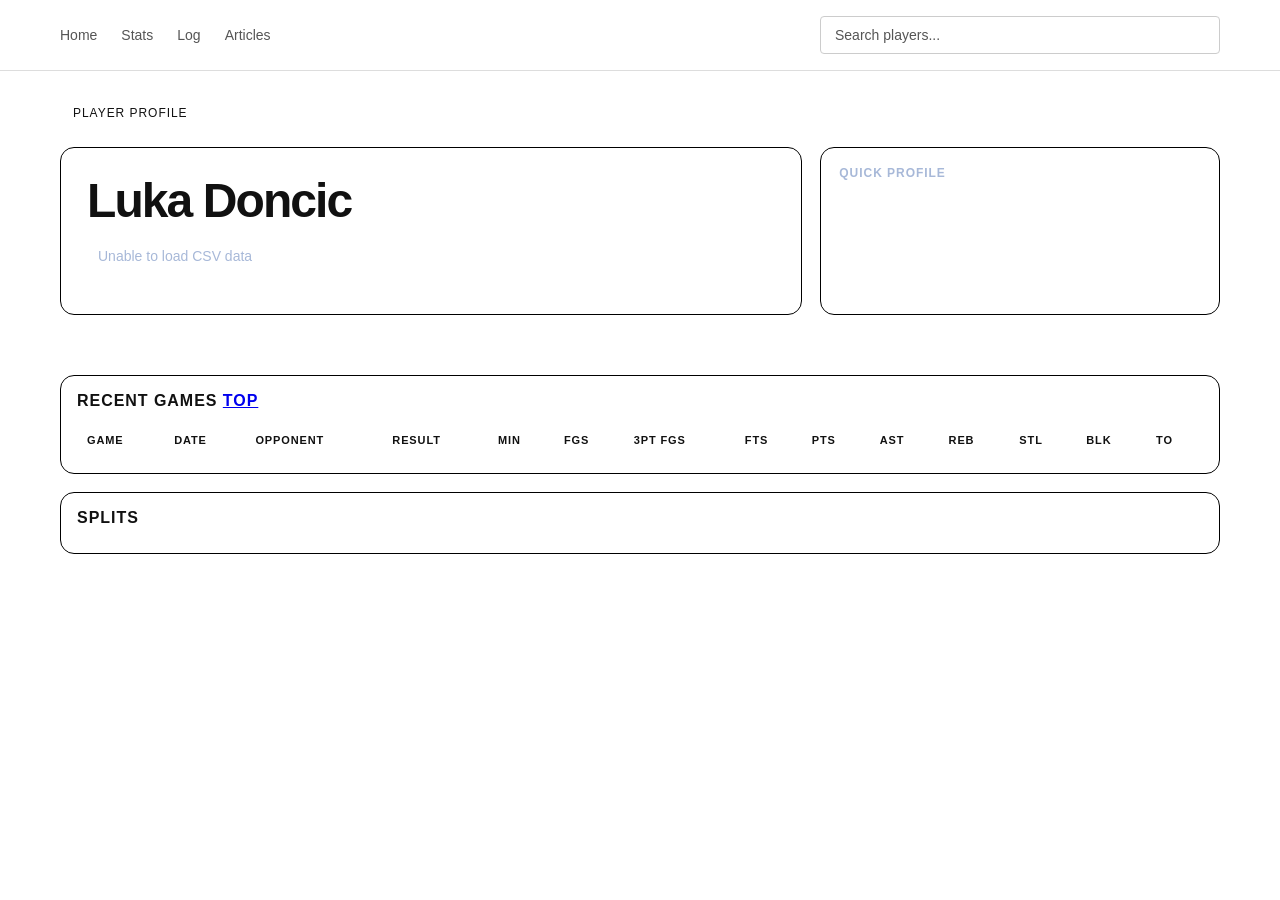
<file: players.html>
<!DOCTYPE html>
<html lang="en">
  <head>
    <meta charset="UTF-8" />
    <meta name="viewport" content="width=device-width, initial-scale=1.0" />
    <title>Player Profile | NBA Stats</title>
    <link rel="stylesheet" href="styles.css">
  </head>
  <body class="player-profile">
    <nav class="navbar">
        <div class="navbar-content">
            <ul class="nav-links">
                <li><a href="/index.html">Home</a></li>
                <li><a href="/stats.html">Stats</a></li>
                <li><a href="/log.html">Log</a></li>
                <li><a href="/articles.html">Articles</a></li>
            </ul>
            <div class="search-container">
                <input 
                    type="text" 
                    id="playerSearch" 
                    class="search-input" 
                    placeholder="Search players..."
                    autocomplete="off"
                >
                <div id="searchResults" class="search-results"></div>
            </div>
        </div>
    </nav>
    
    <div class="page">
      <div class="topbar">
        <div class="tag">Player Profile</div>
      </div>

      <div class="hero">
        <section class="panel player-panel">
          <h1 class="player-name" id="player-name">Loading player...</h1>
          <div class="player-meta" id="player-meta"></div>

          <div class="summary-grid" id="summary-grid"></div>
        </section>

        <aside class="panel side-panel">
          <h3>Quick profile</h3>
          <div class="mini-grid" id="mini-grid"></div>
        </aside>
      </div>

      <div class="main-grid">
        <section class="panel section">
          <div class="section-header">
            <h2>Recent games
              <span>
                <a href="#top">Top</a>
              </span>
            </h2>
          </div>
          <div class="table-scroll">
            <table id="recent-games-table">
              <thead>
                <tr>
                  <th>Game</th>
                  <th>Date</th>
                  <th>Opponent</th>
                  <th>Result</th>
                  <th>MIN</th>
                  <th>FGs</th>
                  <th>3PT FGs</th>
                  <th>FTs</th>
                  <th>PTS</th>
                  <th>AST</th>
                  <th>REB</th>
                  <th>STL</th>
                  <th>BLK</th>
                  <th>TO</th>
                </tr>
              </thead>
              <tbody id="recent-games"></tbody>
            </table>
          </div>
        </section>

        <aside class="panel section">
          <div class="section-header">
            <h2>Splits</h2>
          </div>
          <div class="table-scroll">
            <table id="splits-table">
              <thead>
                <tr id="splits-table-head"></tr>
              </thead>
              <tbody>
                <tr id="splits-table-values"></tr>
              </tbody>
            </table>
          </div>
        </aside>
      </div>
    </div>

    <script>
      const STATS_URL = 'https://raw.githubusercontent.com/cavjue/NBA_Stats/main/Data/PlayerStatistics.csv';
      const requestedPlayer = new URLSearchParams(window.location.search).get('player') || 'Luka Doncic';

      function parseCSV(text) {
        const rows = [];
        const lines = text.trim().split(/\r?\n/);

        for (const line of lines) {
          const values = [];
          let current = '';
          let inQuotes = false;

          for (let i = 0; i < line.length; i++) {
            const char = line[i];

            if (char === '"') {
              if (inQuotes && line[i + 1] === '"') {
                current += '"';
                i++;
              } else {
                inQuotes = !inQuotes;
              }
            } else if (char === ',' && !inQuotes) {
              values.push(current);
              current = '';
            } else {
              current += char;
            }
          }

          values.push(current);
          rows.push(values);
        }

        return rows;
      }

      function getHeaderIndex(headers, candidates) {
        const normalized = headers.map((h) => (h || '').trim().toLowerCase());
        for (const candidate of candidates) {
          const idx = normalized.findIndex((name) => name.includes(candidate));
          if (idx !== -1) return idx;
        }
        return -1;
      }

      function toNumber(value) {
        if (value === undefined || value === null || value === '') return null;
        const num = Number.parseFloat(String(value).replace(/[^0-9.-]/g, ''));
        return Number.isFinite(num) ? num : null;
      }

      function formatDate(dateString) {
        if (!dateString) return '—';
        const date = new Date(dateString);
        if (Number.isNaN(date.getTime())) return dateString;
        return date.toLocaleDateString(undefined, { month: 'short', day: 'numeric', year: 'numeric' });
      }

      function average(values) {
        const valid = values.filter((v) => v !== null && Number.isFinite(v));
        if (!valid.length) return 0;
        return valid.reduce((sum, value) => sum + value, 0) / valid.length;
      }

      function normalizeName(value) {
        return String(value || '').normalize('NFD').replace(/[\u0300-\u036f]/g, '').trim().toLowerCase();
      }

      function escapeHtml(value) {
        return String(value ?? '').replace(/[&<>"']/g, (char) => ({
          '&': '&amp;', '<': '&lt;', '>': '&gt;', '"': '&quot;', "'": '&#39;'
        })[char]);
      }

      function populatePage(rows) {
        if (!rows.length || !rows[0].length) {
          document.getElementById('player-name').textContent = requestedPlayer;
          document.getElementById('player-meta').innerHTML = '<span>Player data is unavailable</span>';
          return;
        }

        const headers = rows[0].map((h) => String(h).trim());
        const firstNameIndex = getHeaderIndex(headers, ['firstname']);
        const lastNameIndex = getHeaderIndex(headers, ['lastname']);
        const teamCityIndex = getHeaderIndex(headers, ['playerteamcity']);
        const teamNameIndex = getHeaderIndex(headers, ['playerteamname']);
        const playerRows = rows.slice(1).filter((row) =>
          normalizeName(`${row[firstNameIndex] || ''} ${row[lastNameIndex] || ''}`) === normalizeName(requestedPlayer)
        );

        const oppCityIndex = getHeaderIndex(headers, ['opponentteamcity']);
        const oppNameIndex = getHeaderIndex(headers, ['opponentteamname']);
        const dateIndex = getHeaderIndex(headers, ['gamedatetimeest', 'date']);
        const winIndex = getHeaderIndex(headers, ['win']);
        const pointsIndex = getHeaderIndex(headers, ['points']);
        const assistsIndex = getHeaderIndex(headers, ['assist']);
        const reboundsIndex = getHeaderIndex(headers, ['reboundstotal', 'rebound']);
        const stealsIndex = getHeaderIndex(headers, ['steals']);
        const blocksIndex = getHeaderIndex(headers, ['blocks']);
        const turnoversIndex = getHeaderIndex(headers, ['turnovers']);
        const fieldGoalsMadeIndex = getHeaderIndex(headers, ['fieldgoalsmade']);
        const fieldGoalsAttemptedIndex = getHeaderIndex(headers, ['fieldgoalsattempted']);
        const threePointersMadeIndex = getHeaderIndex(headers, ['threepointersmade']);
        const threePointersAttemptedIndex = getHeaderIndex(headers, ['threepointersattempted']);
        const freeThrowsMadeIndex = getHeaderIndex(headers, ['freethrowsmade']);
        const freeThrowsAttemptedIndex = getHeaderIndex(headers, ['freethrowsattempted']);
        const plusMinusIndex = getHeaderIndex(headers, ['plusminuspoints']);
        const minutesIndex = getHeaderIndex(headers, ['minutes']);
        const gameLabelIndex = getHeaderIndex(headers, ['gamelabel']);
        const gameSubLabelIndex = getHeaderIndex(headers, ['gamesublabel']);
        if (!playerRows.length) {
          document.title = `${requestedPlayer} | Player Profile`;
          document.getElementById('player-name').textContent = requestedPlayer;
          document.getElementById('player-meta').innerHTML = '<span>Player not found in available stats</span>';
          return;
        }

        const cleanedRows = playerRows.map((row) => ({
          firstName: row[firstNameIndex] || '',
          lastName: row[lastNameIndex] || '',
          team: `${row[teamCityIndex] || ''} ${row[teamNameIndex] || ''}`.trim(),
          opponent: `${row[oppCityIndex] || ''} ${row[oppNameIndex] || ''}`.trim(),
          date: row[dateIndex] || '',
          win: row[winIndex] === '1' || row[winIndex] === 'true' || row[winIndex] === 'True',
          points: toNumber(row[pointsIndex]),
          assists: toNumber(row[assistsIndex]),
          rebounds: toNumber(row[reboundsIndex]),
          steals: toNumber(row[stealsIndex]),
          blocks: toNumber(row[blocksIndex]),
          turnovers: toNumber(row[turnoversIndex]),
          fieldGoalsMade: toNumber(row[fieldGoalsMadeIndex]),
          fieldGoalsAttempted: toNumber(row[fieldGoalsAttemptedIndex]),
          threePointersMade: toNumber(row[threePointersMadeIndex]),
          threePointersAttempted: toNumber(row[threePointersAttemptedIndex]),
          freeThrowsMade: toNumber(row[freeThrowsMadeIndex]),
          freeThrowsAttempted: toNumber(row[freeThrowsAttemptedIndex]),
          plusMinus: toNumber(row[plusMinusIndex]),
          minutes: toNumber(row[minutesIndex]),
          gameLabel: row[gameLabelIndex] || '',
          gameSubLabel: row[gameSubLabelIndex] || ''
        }));

        const sorted = [...cleanedRows].sort((a, b) => {
          const da = new Date(a.date); const db = new Date(b.date);
          return da - db;
        });

        const wins = sorted.filter((r) => r.win).length;
        const losses = sorted.length - wins;
        const ppg = average(sorted.map((r) => r.points));
        const apg = average(sorted.map((r) => r.assists));
        const rpg = average(sorted.map((r) => r.rebounds));
        const mpg = average(sorted.map((r) => r.minutes));

        const displayName = `${cleanedRows[0].firstName} ${cleanedRows[0].lastName}`;
        document.title = `${displayName} | Player Profile`;
        document.getElementById('player-name').textContent = displayName;
        document.getElementById('player-meta').innerHTML = `
          <span>${escapeHtml(cleanedRows[0].team)}</span>
          <span>NBA</span>
          <span>${sorted.length} games tracked</span>
        `;

        const summaryCards = [
          { label: 'Record', value: `${wins}-${losses}`, note: 'all games' },
          { label: 'PPG', value: ppg.toFixed(1), note: 'points' },
          { label: 'APG', value: apg.toFixed(1), note: 'assists' },
          { label: 'RPG', value: rpg.toFixed(1), note: 'rebounds' }
        ];

        document.getElementById('summary-grid').innerHTML = summaryCards.map((card) => `
          <div class="stat-card">
            <span class="label">${card.label}</span>
            <span class="value">${card.value}</span>
            <span class="note">${card.note}</span>
          </div>
        `).join('');

        const mini = [
          { label: 'MPG', value: mpg.toFixed(1) },
          { label: 'Win %', value: `${((wins / sorted.length) * 100 || 0).toFixed(1)}%` },
          { label: 'Games', value: String(sorted.length) },
          { label: 'Last 10', value: `${sorted.slice(-10).filter((r) => r.win).length}-${sorted.slice(-10).filter((r) => !r.win).length}` }
        ];

        document.getElementById('mini-grid').innerHTML = mini.map((item) => `
          <div class="mini">
            <span class="label">${item.label}</span>
            <span class="value">${item.value}</span>
          </div>
        `).join('');

        const recentGames = [...sorted].slice(-8).reverse();
        const formatShootingLine = (made, attempted) =>
          made === null || attempted === null ? '—' : `${made}-${attempted}`;
        const recentHtml = recentGames.map((game) => `
          <tr>
            <td>${escapeHtml(game.gameLabel || 'Game')}${game.gameSubLabel ? ` / ${escapeHtml(game.gameSubLabel)}` : ''}</td>
            <td>${formatDate(game.date)}</td>
            <td>${escapeHtml(game.opponent || '—')}</td>
            <td class="${game.win ? 'win' : 'loss'}">${game.win ? 'W' : 'L'}</td>
            <td>${game.minutes === null ? '—' : Math.round(game.minutes)}</td>
            <td>${formatShootingLine(game.fieldGoalsMade, game.fieldGoalsAttempted)}</td>
            <td>${formatShootingLine(game.threePointersMade, game.threePointersAttempted)}</td>
            <td>${formatShootingLine(game.freeThrowsMade, game.freeThrowsAttempted)}</td>
            <td>${game.points ?? '—'}</td>
            <td>${game.assists ?? '—'}</td>
            <td>${game.rebounds ?? '—'}</td>
            <td>${game.steals ?? '—'}</td>
            <td>${game.blocks ?? '—'}</td>
            <td>${game.turnovers ?? '—'}</td>
          </tr>
        `).join('');

        document.getElementById('recent-games').innerHTML = recentHtml;

        const shootingPercentage = (madeKey, attemptedKey) => {
          const made = sorted.reduce((sum, game) => sum + (game[madeKey] || 0), 0);
          const attempted = sorted.reduce((sum, game) => sum + (game[attemptedKey] || 0), 0);
          return attempted ? `${(made / attempted * 100).toFixed(1)}%` : '—';
        };
        const splitStats = [
          { name: 'Games', value: String(sorted.length) },
          { name: 'Record', value: `${wins}-${losses}` },
          { name: 'PTS', value: ppg.toFixed(1) },
          { name: 'REB', value: rpg.toFixed(1) },
          { name: 'AST', value: apg.toFixed(1) },
          { name: 'STL', value: average(sorted.map((game) => game.steals)).toFixed(1) },
          { name: 'BLK', value: average(sorted.map((game) => game.blocks)).toFixed(1) },
          { name: 'TOV', value: average(sorted.map((game) => game.turnovers)).toFixed(1) },
          { name: 'FG%', value: shootingPercentage('fieldGoalsMade', 'fieldGoalsAttempted') },
          { name: '3P%', value: shootingPercentage('threePointersMade', 'threePointersAttempted') },
          { name: 'FT%', value: shootingPercentage('freeThrowsMade', 'freeThrowsAttempted') },
          { name: '+/-', value: average(sorted.map((game) => game.plusMinus)).toFixed(1) },
          { name: 'MIN', value: mpg.toFixed(1) }
        ];

        document.getElementById('splits-table-head').innerHTML = splitStats.map((item) => `
          <th scope="col">${escapeHtml(item.name)}</th>
        `).join('');
        document.getElementById('splits-table-values').innerHTML = splitStats.map((item) => `
          <td>${escapeHtml(item.value)}</td>
        `).join('');
      }

      fetch(STATS_URL)
        .then((response) => {
          if (!response.ok) throw new Error('CSV not found');
          return response.text();
        })
        .then((csv) => {
          const rows = parseCSV(csv);
          populatePage(rows);
          initializeSearch(rows);
        })
        .catch((error) => {
          console.error(error);
          document.getElementById('player-name').textContent = requestedPlayer;
          document.getElementById('player-meta').innerHTML = '<span>Unable to load CSV data</span>';
        });

      function initializeSearch(rows) {
        const headers = rows[0].map((header) => String(header).trim());
        const firstNameIndex = getHeaderIndex(headers, ['firstname']);
        const lastNameIndex = getHeaderIndex(headers, ['lastname']);
        const teamCityIndex = getHeaderIndex(headers, ['playerteamcity']);
        const teamNameIndex = getHeaderIndex(headers, ['playerteamname']);
        const players = new Map();

        rows.slice(1).forEach((row) => {
          const firstName = (row[firstNameIndex] || '').trim();
          const lastName = (row[lastNameIndex] || '').trim();
          if (!firstName || !lastName) return;
          const name = `${firstName} ${lastName}`;
          players.set(normalizeName(name), {
            name,
            team: `${row[teamCityIndex] || ''} ${row[teamNameIndex] || ''}`.trim()
          });
        });

        const searchInput = document.getElementById('playerSearch');
        const searchResults = document.getElementById('searchResults');
        searchInput.addEventListener('input', () => {
          const query = normalizeName(searchInput.value);
          const matches = [...players.values()].filter((player) => normalizeName(player.name).includes(query)).slice(0, 8);
          searchResults.innerHTML = matches.map((player) => `
            <div class="search-result-item" data-player="${escapeHtml(player.name)}">
              <div><div class="result-name">${escapeHtml(player.name)}</div><div class="result-team">${escapeHtml(player.team || 'Team TBD')}</div></div>
            </div>
          `).join('');
          searchResults.classList.toggle('active', query.length > 0 && matches.length > 0);
        });
        searchResults.addEventListener('click', (event) => {
          const item = event.target.closest('.search-result-item');
          if (!item) return;
          const profileUrl = new URL(window.location.href);
          profileUrl.searchParams.set('player', item.dataset.player);
          window.location.href = profileUrl;
        });
        document.addEventListener('click', (event) => {
          if (!event.target.closest('.search-container')) searchResults.classList.remove('active');
        });
      }
    </script>
  </body>
</html>
</file>
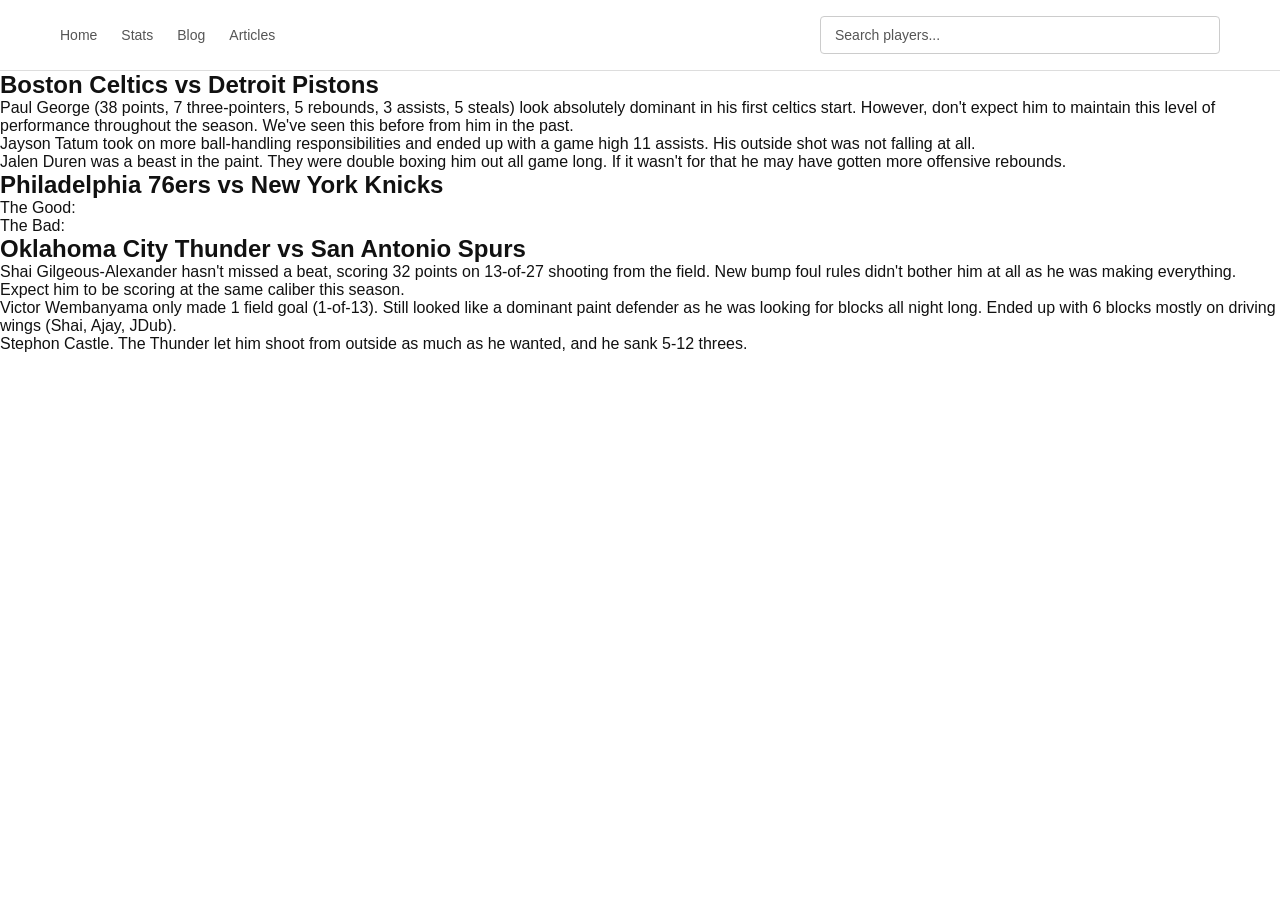
<file: Articles/2026-2027_week1.html>
<!DOCTYPE html>
<html lang="en">
<head>
    <meta charset="UTF-8">
    <meta name="viewport" content="width=device-width, initial-scale=1.0">
    <title>NBA Stats</title>
    <link rel="stylesheet" href="/styles.css">
</head>
<body class="home-page">
    <nav class="navbar">
        <div class="navbar-content">
            <ul class="nav-links">
                <li><a href="/index.html">Home</a></li>
                <li><a href="/stats.html">Stats</a></li>
                <li><a href="/log.html">Blog</a></li>
                <li><a href="/articles.html">Articles</a></li>
            </ul>
            <div class="search-container">
                <input 
                    type="text" 
                    id="playerSearch" 
                    class="search-input" 
                    placeholder="Search players..."
                    autocomplete="off"
                >
                <div id="searchResults" class="search-results"></div>
            </div>
        </div>
    </nav>

    <h2>Boston Celtics vs Detroit Pistons</h2>

    <p>Paul George (38 points, 7 three-pointers, 5 rebounds, 3 assists, 5 steals) look absolutely dominant in his first celtics start. However, don't expect him to maintain this level of performance throughout the season. We've seen this before from him in the past.</p>
    <p>Jayson Tatum took on more ball-handling responsibilities and ended up with a game high 11 assists. His outside shot was not falling at all. </p>
    <p>Jalen Duren was a beast in the paint. They were double boxing him out all game long. If it wasn't for that he may have gotten more offensive rebounds.</p>
    
    <h2>Philadelphia 76ers vs New York Knicks</h2>
    <p>The Good:</p>

    <p>The Bad:</p>


    <h2>Oklahoma City Thunder vs San Antonio Spurs</h2>
    <p>Shai Gilgeous-Alexander hasn't missed a beat, scoring 32 points on 13-of-27 shooting from the field. New bump foul rules didn't bother him at all as he was making everything. Expect him to be scoring at the same caliber this season.</p>
    <p>Victor Wembanyama only made 1 field goal (1-of-13). Still looked like a dominant paint defender as he was looking for blocks all night long. Ended up with 6 blocks mostly on driving wings (Shai, Ajay, JDub). </p>
    <p>Stephon Castle. The Thunder let him shoot from outside as much as he wanted, and he sank 5-12 threes.</p>


</body>
</html>
</file>
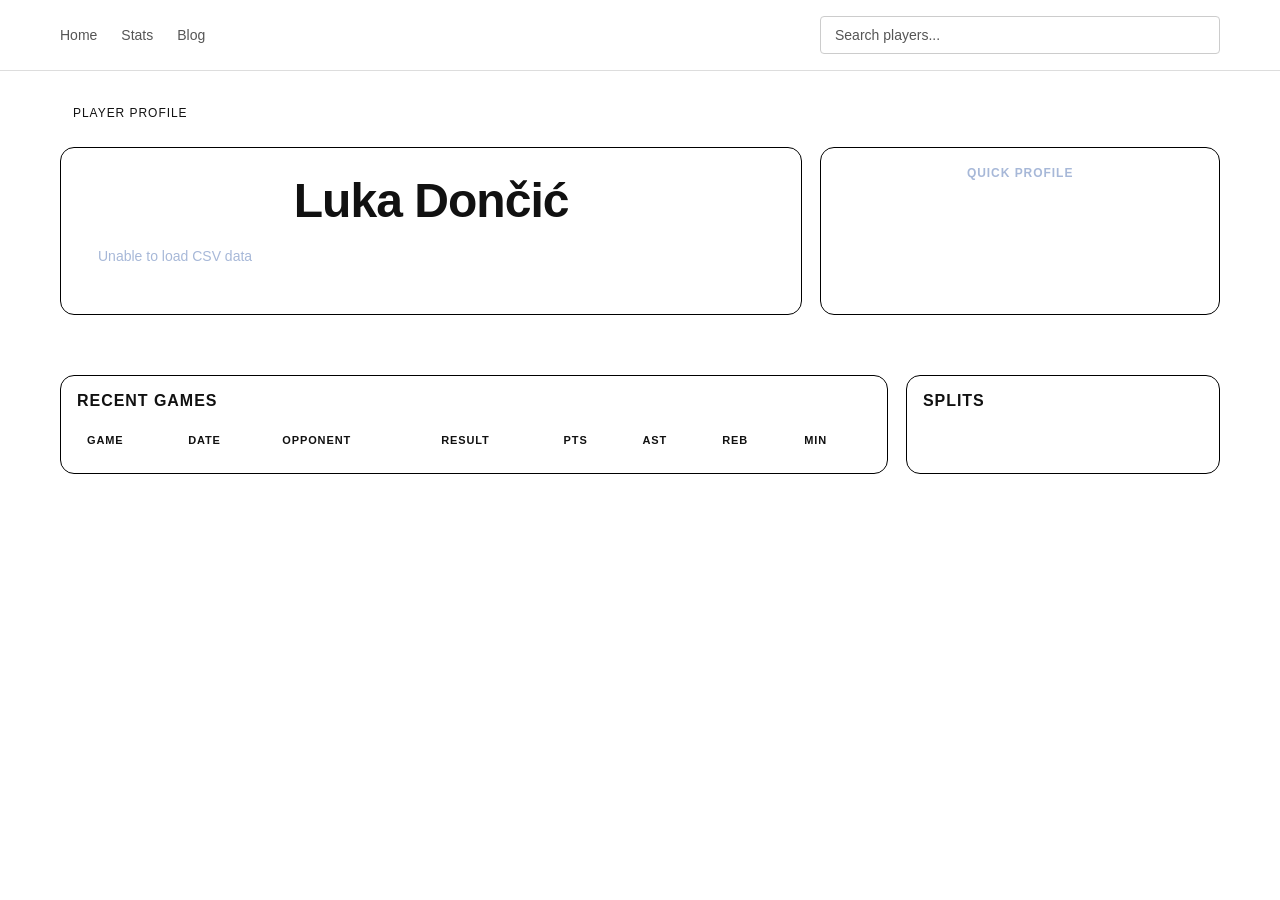
<file: Players/Luka-Doncic.html>
<!DOCTYPE html>
<html lang="en">
  <head>
    <meta charset="UTF-8" />
    <meta name="viewport" content="width=device-width, initial-scale=1.0" />
    <title>Luka Dončić | Player Profile</title>
    <link rel="stylesheet" href="../styles.css">
    <style>
      :root {
        --bg: #0b1020;
        --panel: #101a2d;
        --panel-alt: #121e34;
        --text: #eaf2ff;
        --muted: #a7b8d8;
        --line: rgba(255, 255, 255, 0.08);
        --accent: #7dc5ff;
        --green: #5ddab4;
        --red: #ff7e7e;
        --gold: #f6c76d;
        --shadow: 0 18px 30px rgba(0, 0, 0, 0.25);
      }

      * { box-sizing: border-box; }

      html, body {
        margin: 0;
        padding: 0;
        font-family: Arial, Helvetica, sans-serif;
      }

      .page {
        max-width: 1200px;
        margin: 0 auto;
        padding: 26px 20px 60px;
      }

      .topbar {
        display: flex;
        justify-content: space-between;
        align-items: center;
        margin-bottom: 18px;
        gap: 12px;
      }

      .tag {
        display: inline-flex;
        align-items: center;
        gap: 8px;
        border: 1px solid var(--line);
        background: rgba(255,255,255,0.02);
        border-radius: 999px;
        padding: 8px 12px;
        font-size: 12px;
        letter-spacing: 0.08em;
        text-transform: uppercase;
      }

      .hero {
        display: grid;
        grid-template-columns: 1.3fr 0.7fr;
        gap: 18px;
        margin-top: 14px;
      }

      .panel {
        border: 1px solid rgb(0,0,0);
        border-radius: 14px;
      }

      .player-panel {
        padding: 28px 26px 22px;
      }

      .player-name {
        margin: 0;
        font-size: clamp(2rem, 4vw, 3rem);
        line-height: 1.05;
        letter-spacing: -0.04em;
      }

      .player-meta {
        margin-top: 14px;
        color: var(--muted);
        font-size: 14px;
        display: flex;
        flex-wrap: wrap;
        gap: 12px;
      }

      .player-meta span {
        border: 1px solid var(--line);
        background: rgba(255,255,255,0.02);
        padding: 7px 10px;
        border-radius: 999px;
      }

      .summary-grid {
        display: grid;
        grid-template-columns: repeat(4, minmax(120px, 1fr));
        gap: 12px;
        margin-top: 20px;
      }

      .stat-card {
        background: rgba(255,255,255,0.02);
        border: 1px solid var(--line);
        border-radius: 12px;
        padding: 14px 12px;
      }

      .stat-card .label {
        display: block;
        color: var(--muted);
        font-size: 11px;
        letter-spacing: 0.08em;
        text-transform: uppercase;
        margin-bottom: 8px;
      }

      .stat-card .value {
        font-size: clamp(1.3rem, 2vw, 2rem);
        font-weight: 700;
        letter-spacing: -0.05em;
      }

      .stat-card .note {
        display: block;
        margin-top: 6px;
        color: var(--muted);
        font-size: 12px;
      }

      .side-panel {
        padding: 18px 18px 10px;
      }

      .side-panel h3 {
        margin: 0 0 14px;
        font-size: 12px;
        letter-spacing: 0.08em;
        text-transform: uppercase;
        color: var(--muted);
      }

      .mini-grid {
        display: grid;
        grid-template-columns: repeat(2, minmax(100px, 1fr));
        gap: 10px;
      }

      .mini {
        background: rgba(255,255,255,0.02);
        border: 1px solid var(--line);
        border-radius: 11px;
        padding: 12px 10px;
      }

      .mini .label {
        display: block;
        font-size: 10px;
        letter-spacing: 0.08em;
        text-transform: uppercase;
        color: var(--muted);
      }

      .mini .value {
        display: block;
        margin-top: 6px;
        font-size: 1.3rem;
        font-weight: 700;
      }

      .main-grid {
        display: grid;
        grid-template-columns: 1.45fr 0.55fr;
        gap: 18px;
        margin-top: 18px;
      }

      .section {
        padding: 16px 16px 14px;
      }

      .section-header {
        display: flex;
        justify-content: space-between;
        align-items: center;
        margin-bottom: 12px;
      }

      .section-header h2 {
        margin: 0;
        font-size: 1rem;
        letter-spacing: 0.06em;
        text-transform: uppercase;
      }

      table {
        width: 100%;
        border-collapse: collapse;
        overflow: hidden;
        border-radius: 12px;
      }

      thead th {
        text-align: left;
        padding: 12px 10px;
        font-size: 11px;
        letter-spacing: 0.08em;
        text-transform: uppercase;
        border-bottom: 1px solid var(--line);
      }

      tbody td {
        padding: 11px 10px;
        border-bottom: 1px solid var(--line);
        font-size: 14px;
      }

      tbody tr:hover {
        background: rgba(255,255,255,0.015);
      }

      .win {
        color: var(--green);
        font-weight: 700;
      }

      .loss {
        color: var(--red);
        font-weight: 700;
      }

      .splits-grid {
        display: grid;
        grid-template-columns: repeat(2, minmax(120px, 1fr));
        gap: 10px;
      }

      .split-card {
        background: rgba(255,255,255,0.02);
        border: 1px solid var(--line);
        border-radius: 12px;
        padding: 12px 10px;
      }

      .split-card .name {
        color: var(--muted);
        font-size: 11px;
        letter-spacing: 0.08em;
        text-transform: uppercase;
      }

      .split-card .big {
        display: block;
        margin-top: 8px;
        font-size: 1.4rem;
        font-weight: 700;
      }

      .split-card .sub {
        display: block;
        margin-top: 4px;
        color: var(--muted);
        font-size: 12px;
      }

      @media (max-width: 900px) {
        .hero, .main-grid {
          grid-template-columns: 1fr;
        }

        .summary-grid {
          grid-template-columns: repeat(2, minmax(120px, 1fr));
        }
      }

      @media (max-width: 560px) {
        .summary-grid, .mini-grid, .splits-grid {
          grid-template-columns: 1fr;
        }

        table {
          display: block;
          overflow-x: auto;
          white-space: nowrap;
        }
      }
    </style>
  </head>
  <body>
    <nav class="navbar">
        <div class="navbar-content">
            <ul class="nav-links">
                <li><a href="../index.html">Home</a></li>
                <li><a href="../stats.html">Stats</a></li>
                <li><a href="../blog.html">Blog</a></li>
            </ul>
            <div class="search-container">
                <input 
                    type="text" 
                    id="playerSearch" 
                    class="search-input" 
                    placeholder="Search players..."
                    autocomplete="off"
                >
                <div id="searchResults" class="search-results"></div>
            </div>
        </div>
    </nav>
    
    <div class="page">
      <div class="topbar">
        <div class="tag">Player Profile</div>
      </div>

      <div class="hero">
        <section class="panel player-panel">
          <h1 class="player-name" id="player-name">Luka Dončić</h1>
          <div class="player-meta" id="player-meta"></div>

          <div class="summary-grid" id="summary-grid"></div>
        </section>

        <aside class="panel side-panel">
          <h3>Quick profile</h3>
          <div class="mini-grid" id="mini-grid"></div>
        </aside>
      </div>

      <div class="main-grid">
        <section class="panel section">
          <div class="section-header">
            <h2>Recent games</h2>
          </div>
          <div style="overflow:hidden; border-radius:12px;">
            <table>
              <thead>
                <tr>
                  <th>Game</th>
                  <th>Date</th>
                  <th>Opponent</th>
                  <th>Result</th>
                  <th>PTS</th>
                  <th>AST</th>
                  <th>REB</th>
                  <th>MIN</th>
                </tr>
              </thead>
              <tbody id="recent-games"></tbody>
            </table>
          </div>
        </section>

        <aside class="panel section">
          <div class="section-header">
            <h2>Splits</h2>
          </div>
          <div class="splits-grid" id="splits-grid"></div>
        </aside>
      </div>
    </div>

    <script>
      const STATS_URL = 'https://raw.githubusercontent.com/cavjue/NBA_Stats/main/Data/PlayerStatistics.csv';

      function parseCSV(text) {
        const rows = [];
        const lines = text.trim().split(/\r?\n/);

        for (const line of lines) {
          const values = [];
          let current = '';
          let inQuotes = false;

          for (let i = 0; i < line.length; i++) {
            const char = line[i];

            if (char === '"') {
              if (inQuotes && line[i + 1] === '"') {
                current += '"';
                i++;
              } else {
                inQuotes = !inQuotes;
              }
            } else if (char === ',' && !inQuotes) {
              values.push(current);
              current = '';
            } else {
              current += char;
            }
          }

          values.push(current);
          rows.push(values);
        }

        return rows;
      }

      function getHeaderIndex(headers, candidates) {
        const normalized = headers.map((h) => (h || '').trim().toLowerCase());
        for (const candidate of candidates) {
          const idx = normalized.findIndex((name) => name.includes(candidate));
          if (idx !== -1) return idx;
        }
        return -1;
      }

      function toNumber(value) {
        if (value === undefined || value === null || value === '') return null;
        const num = Number.parseFloat(String(value).replace(/[^0-9.-]/g, ''));
        return Number.isFinite(num) ? num : null;
      }

      function formatDate(dateString) {
        if (!dateString) return '—';
        const date = new Date(dateString);
        if (Number.isNaN(date.getTime())) return dateString;
        return date.toLocaleDateString(undefined, { month: 'short', day: 'numeric', year: 'numeric' });
      }

      function average(values) {
        const valid = values.filter((v) => v !== null && Number.isFinite(v));
        if (!valid.length) return 0;
        return valid.reduce((sum, value) => sum + value, 0) / valid.length;
      }

      function populatePage(rows) {
        if (!rows.length) {
          document.getElementById('player-name').textContent = 'Luka Dončić';
          document.getElementById('player-meta').innerHTML = '<span>Player not found in CSV</span>';
          return;
        }

        const headers = rows[0].map((h) => String(h).trim());
        const firstNameIndex = getHeaderIndex(headers, ['firstname']);
        const lastNameIndex = getHeaderIndex(headers, ['lastname']);
        const teamCityIndex = getHeaderIndex(headers, ['playerteamcity']);
        const teamNameIndex = getHeaderIndex(headers, ['playerteamname']);
        const oppCityIndex = getHeaderIndex(headers, ['opponentteamcity']);
        const oppNameIndex = getHeaderIndex(headers, ['opponentteamname']);
        const dateIndex = getHeaderIndex(headers, ['gamedatetimeest', 'date']);
        const winIndex = getHeaderIndex(headers, ['win']);
        const pointsIndex = getHeaderIndex(headers, ['points']);
        const assistsIndex = getHeaderIndex(headers, ['assist']);
        const reboundsIndex = getHeaderIndex(headers, ['rebound']);
        const minutesIndex = getHeaderIndex(headers, ['minutes']);
        const gameLabelIndex = getHeaderIndex(headers, ['gamelabel']);
        const gameSubLabelIndex = getHeaderIndex(headers, ['gamesublabel']);

        const playerRows = rows.slice(1).filter((row) => {
          const firstName = (row[firstNameIndex] || '').trim().toLowerCase();
          const lastName = (row[lastNameIndex] || '').trim().toLowerCase();
          return firstName === 'luka' && lastName.includes('doncic');
        });

        if (!playerRows.length) {
          document.getElementById('player-name').textContent = 'Luka Dončić';
          document.getElementById('player-meta').innerHTML = '<span>Data not available yet</span>';
          return;
        }

        const cleanedRows = playerRows.map((row) => ({
          firstName: row[firstNameIndex] || '',
          lastName: row[lastNameIndex] || '',
          team: `${row[teamCityIndex] || ''} ${row[teamNameIndex] || ''}`.trim(),
          opponent: `${row[oppCityIndex] || ''} ${row[oppNameIndex] || ''}`.trim(),
          date: row[dateIndex] || '',
          win: row[winIndex] === '1' || row[winIndex] === 'true' || row[winIndex] === 'True',
          points: toNumber(row[pointsIndex]),
          assists: toNumber(row[assistsIndex]),
          rebounds: toNumber(row[reboundsIndex]),
          minutes: toNumber(row[minutesIndex]),
          gameLabel: row[gameLabelIndex] || '',
          gameSubLabel: row[gameSubLabelIndex] || ''
        }));

        const sorted = [...cleanedRows].sort((a, b) => {
          const da = new Date(a.date); const db = new Date(b.date);
          return da - db;
        });

        const wins = sorted.filter((r) => r.win).length;
        const losses = sorted.length - wins;
        const ppg = average(sorted.map((r) => r.points));
        const apg = average(sorted.map((r) => r.assists));
        const rpg = average(sorted.map((r) => r.rebounds));
        const mpg = average(sorted.map((r) => r.minutes));

        document.getElementById('player-name').textContent = `${cleanedRows[0].firstName} ${cleanedRows[0].lastName}`;
        document.getElementById('player-meta').innerHTML = `
          <span>${cleanedRows[0].team}</span>
          <span>NBA</span>
          <span>${sorted.length} games tracked</span>
        `;

        const summaryCards = [
          { label: 'Record', value: `${wins}-${losses}`, note: 'all games' },
          { label: 'PPG', value: ppg.toFixed(1), note: 'points' },
          { label: 'APG', value: apg.toFixed(1), note: 'assists' },
          { label: 'RPG', value: rpg.toFixed(1), note: 'rebounds' }
        ];

        document.getElementById('summary-grid').innerHTML = summaryCards.map((card) => `
          <div class="stat-card">
            <span class="label">${card.label}</span>
            <span class="value">${card.value}</span>
            <span class="note">${card.note}</span>
          </div>
        `).join('');

        const mini = [
          { label: 'MPG', value: mpg.toFixed(1) },
          { label: 'Win %', value: `${((wins / sorted.length) * 100 || 0).toFixed(1)}%` },
          { label: 'Games', value: String(sorted.length) },
          { label: 'Last 10', value: `${sorted.slice(-10).filter((r) => r.win).length}-${sorted.slice(-10).filter((r) => !r.win).length}` }
        ];

        document.getElementById('mini-grid').innerHTML = mini.map((item) => `
          <div class="mini">
            <span class="label">${item.label}</span>
            <span class="value">${item.value}</span>
          </div>
        `).join('');

        const recentGames = [...sorted].slice(-8).reverse();
        const recentHtml = recentGames.map((game) => `
          <tr>
            <td>${game.gameLabel || 'Game'}${game.gameSubLabel ? ` / ${game.gameSubLabel}` : ''}</td>
            <td>${formatDate(game.date)}</td>
            <td>${game.opponent || '—'}</td>
            <td class="${game.win ? 'win' : 'loss'}">${game.win ? 'W' : 'L'}</td>
            <td>${game.points ?? '—'}</td>
            <td>${game.assists ?? '—'}</td>
            <td>${game.rebounds ?? '—'}</td>
            <td>${game.minutes ?? '—'}</td>
          </tr>
        `).join('');

        document.getElementById('recent-games').innerHTML = recentHtml;

        const splitCards = [
          { name: 'Record', value: `${wins}-${losses}`, sub: 'all games' },
          { name: 'PPG', value: ppg.toFixed(1), sub: 'points per game' },
          { name: 'APG', value: apg.toFixed(1), sub: 'assists per game' },
          { name: 'RPG', value: rpg.toFixed(1), sub: 'rebounds per game' }
        ];

        document.getElementById('splits-grid').innerHTML = splitCards.map((item) => `
          <div class="split-card">
            <div class="name">${item.name}</div>
            <span class="big">${item.value}</span>
            <span class="sub">${item.sub}</span>
          </div>
        `).join('');
      }

      fetch(STATS_URL)
        .then((response) => {
          if (!response.ok) throw new Error('CSV not found');
          return response.text();
        })
        .then((csv) => {
          const rows = parseCSV(csv);
          populatePage(rows);
        })
        .catch((error) => {
          console.error(error);
          document.getElementById('player-name').textContent = 'Luka Dončić';
          document.getElementById('player-meta').innerHTML = '<span>Unable to load CSV data</span>';
        });
    </script>
  </body>
</html>
</file>
<file: styles.css>
* {
            margin: 0;
            padding: 0;
            box-sizing: border-box;
        }

        body {
            font-family: Arial, Helvetica, sans-serif;
            min-height: 100vh;
            background: #fff;
            color: #111;
        }

        .navbar {
            border-bottom: 1px solid #ddd;
            padding: 0;
            position: static;
            z-index: 100;
        }

        .navbar-content {
            max-width: 1200px;
            margin: 0 auto;
            display: flex;
            justify-content: space-between;
            align-items: center;
            padding: 16px 20px;
            gap: 20px;
        }

        .nav-links {
            display: flex;
            list-style: none;
            gap: 24px;
        }

        .nav-links a {
            color: #555;
            text-decoration: none;
            font-size: 14px;
            transition: color 0.3s;
        }

        .nav-links a:hover {
            color: #111;
        }

        .search-container {
            flex: 1;
            max-width: 400px;
            position: relative;
        }

        .search-input {
            width: 100%;
            padding: 10px 14px;
            background: #fff;
            border: 1px solid #ccc;
            border-radius: 4px;
            color: #111;
            font-size: 14px;
            transition: all 0.3s;
        }

        .search-input:focus {
            outline: none;
            background: #fff;
            border-color: #777;
            box-shadow: none;
        }

        .search-input::placeholder {
            color: #555;
        }

        .search-results {
            position: absolute;
            top: 100%;
            left: 0;
            right: 0;
            background: #fff;
            color: #111;
            border: 1px solid #ccc;
            border-top: none;
            border-radius: 0 0 4px 4px;
            max-height: 400px;
            overflow-y: auto;
            display: none;
            z-index: 1000;
            box-shadow: none;
        }

        .search-results.active {
            display: block;
        }

        .search-result-item {
            padding: 12px 14px;
            border-bottom: 1px solid #eee;
            cursor: pointer;
            transition: background 0.2s;
            display: flex;
            justify-content: space-between;
            align-items: center;
        }

        .search-result-item:hover {
            background: #f5f5f5;
        }

        .result-name {
            font-weight: 500;
        }

        .result-team {
            color: #555;
            font-size: 12px;
        }

        .container {
            max-width: 1200px;
            margin: 0 auto;
            padding: 40px 20px;
        }

        .hero {
            text-align: center;
            margin-bottom: 60px;
        }

        .hero h1 {
            font-size: 3rem;
            margin-bottom: 12px;
            letter-spacing: -0.02em;
        }

        .hero p {
            color: #555;
            font-size: 18px;
        }

        .stats-section {
            display: grid;
            grid-template-columns: repeat(auto-fit, minmax(250px, 1fr));
            gap: 20px;
        }

        .home-page .stat-card {
            background: #fff;
            border: 1px solid #ddd;
            border-radius: 4px;
            padding: 20px;
            transition: none;
        }

        .home-page .stat-card:hover {
            border-color: #aaa;
            box-shadow: none;
        }

        .schedule-section {
            margin: 0 auto 44px;
        }

        .schedule-header {
            display: flex;
            flex-wrap: wrap;
            align-items: center;
            justify-content: space-between;
            gap: 14px;
            margin-bottom: 20px;
        }

        .schedule-header h2 {
            font-size: 1.65rem;
        }

        .date-controls {
            display: flex;
            align-items: center;
            gap: 10px;
            flex-wrap: wrap;
        }

        .date-controls button,
        .date-controls input {
            background: #fff;
            color: #111;
            border: 1px solid #ccc;
            border-radius: 4px;
            padding: 8px 10px;
            font: inherit;
        }

        .date-controls button {
            cursor: pointer;
        }

        .date-controls button:hover {
            background: #f5f5f5;
        }

        #selectedDateLabel {
            color: #666;
            min-width: 150px;
            text-align: center;
        }

        .games-grid {
            display: grid;
            grid-template-columns: repeat(auto-fit, minmax(270px, 1fr));
            gap: 14px;
        }

        .game-card {
            background: #fff;
            border: 1px solid #ddd;
            border-radius: 4px;
            padding: 16px;
        }

        .game-status {
            color: #555;
            font-size: 12px;
            font-weight: 700;
            text-transform: uppercase;
            letter-spacing: .06em;
            margin-bottom: 14px;
        }

        .team-row {
            display: flex;
            justify-content: space-between;
            align-items: center;
            gap: 12px;
            padding: 8px 0;
        }

        .team-name {
            font-weight: 600;
        }

        .team-record {
            color: #666;
            font-size: 12px;
            margin-top: 3px;
        }

        .team-score {
            font-size: 1.35rem;
            font-weight: 700;
            font-variant-numeric: tabular-nums;
        }

        .game-footer {
            border-top: 1px solid #eee;
            margin-top: 12px;
            padding-top: 12px;
            color: #666;
            font-size: 12px;
        }

        .schedule-message {
            color: #555;
            padding: 24px;
            text-align: center;
            border: 1px solid #ddd;
            border-radius: 4px;
        }

        .player-profile {
            --muted: #a7b8d8;
            --line: rgba(255, 255, 255, 0.08);
            --green: #5ddab4;
            --red: #ff7e7e;
        }

        .player-profile .page {
            max-width: 1200px;
            margin: 0 auto;
            padding: 26px 20px 60px;
        }

        .player-profile .topbar {
            display: flex;
            justify-content: space-between;
            align-items: center;
            margin-bottom: 18px;
            gap: 12px;
        }

        .player-profile .tag {
            display: inline-flex;
            align-items: center;
            gap: 8px;
            border: 1px solid var(--line);
            background: rgba(255, 255, 255, 0.02);
            border-radius: 999px;
            padding: 8px 12px;
            font-size: 12px;
            letter-spacing: 0.08em;
            text-transform: uppercase;
        }

        .player-profile .hero {
            display: grid;
            grid-template-columns: 1.3fr 0.7fr;
            gap: 18px;
            margin-top: 14px;
            text-align: left;
        }

        .player-profile .panel {
            border: 1px solid #000;
            border-radius: 14px;
        }

        .player-profile .player-panel {
            padding: 28px 26px 22px;
        }

        .player-profile .player-name {
            margin: 0;
            font-size: clamp(2rem, 4vw, 3rem);
            line-height: 1.05;
            letter-spacing: -0.04em;
        }

        .player-profile .player-meta {
            margin-top: 14px;
            color: var(--muted);
            font-size: 14px;
            display: flex;
            flex-wrap: wrap;
            gap: 12px;
        }

        .player-profile .player-meta span {
            border: 1px solid var(--line);
            background: rgba(255, 255, 255, 0.02);
            padding: 7px 10px;
            border-radius: 999px;
        }

        .player-profile .summary-grid {
            display: grid;
            grid-template-columns: repeat(4, minmax(120px, 1fr));
            gap: 12px;
            margin-top: 20px;
        }

        .player-profile .stat-card {
            background: rgba(255, 255, 255, 0.02);
            border: 1px solid var(--line);
            border-radius: 12px;
            padding: 14px 12px;
        }

        .player-profile .stat-card .label {
            display: block;
            color: var(--muted);
            font-size: 11px;
            letter-spacing: 0.08em;
            text-transform: uppercase;
            margin-bottom: 8px;
        }

        .player-profile .stat-card .value {
            font-size: clamp(1.3rem, 2vw, 2rem);
            font-weight: 700;
            letter-spacing: -0.05em;
        }

        .player-profile .stat-card .note {
            display: block;
            margin-top: 6px;
            color: var(--muted);
            font-size: 12px;
        }

        .player-profile .side-panel {
            padding: 18px 18px 10px;
        }

        .player-profile .side-panel h3 {
            margin: 0 0 14px;
            font-size: 12px;
            letter-spacing: 0.08em;
            text-transform: uppercase;
            color: var(--muted);
        }

        .player-profile .mini-grid {
            display: grid;
            grid-template-columns: repeat(2, minmax(100px, 1fr));
            gap: 10px;
        }

        .player-profile .mini {
            background: rgba(255, 255, 255, 0.02);
            border: 1px solid var(--line);
            border-radius: 11px;
            padding: 12px 10px;
        }

        .player-profile .mini .label {
            display: block;
            font-size: 10px;
            letter-spacing: 0.08em;
            text-transform: uppercase;
            color: var(--muted);
        }

        .player-profile .mini .value {
            display: block;
            margin-top: 6px;
            font-size: 1.3rem;
            font-weight: 700;
        }

        .player-profile .main-grid {
            display: grid;
            grid-template-columns: minmax(0, 1fr);
            gap: 18px;
            margin-top: 18px;
        }

        .player-profile .section {
            min-width: 0;
            padding: 16px 16px 14px;
        }

        .player-profile .section-header {
            display: flex;
            justify-content: space-between;
            align-items: center;
            margin-bottom: 12px;
        }

        .player-profile .section-header h2 {
            margin: 0;
            font-size: 1rem;
            letter-spacing: 0.06em;
            text-transform: uppercase;
        }

        .player-profile .table-scroll {
            overflow-x: auto;
            border-radius: 12px;
        }

        .player-profile table {
            width: 100%;
            border-collapse: collapse;
            overflow: hidden;
            border-radius: 12px;
        }

        .player-profile thead th {
            text-align: left;
            padding: 12px 10px;
            font-size: 11px;
            letter-spacing: 0.08em;
            text-transform: uppercase;
            border-bottom: 1px solid var(--line);
        }

        .player-profile tbody td {
            padding: 11px 10px;
            border-bottom: 1px solid var(--line);
            font-size: 14px;
        }

        .player-profile tbody tr:hover {
            background: rgba(255, 255, 255, 0.015);
        }

        .player-profile .win {
            color: var(--green);
            font-weight: 700;
        }

        .player-profile .loss {
            color: var(--red);
            font-weight: 700;
        }

        .player-profile #splits-table th,
        .player-profile #splits-table td {
            min-width: 68px;
            text-align: center;
        }

        .player-profile #splits-table td {
            font-variant-numeric: tabular-nums;
            font-weight: 600;
        }

        .player-profile #recent-games-table {
            min-width: 980px;
        }

        .table-container {
            border: 1px solid black;
        }

        .table-header {
            font-weight: bold;
        }

        @media (max-width: 900px) {
            .player-profile .hero {
                grid-template-columns: 1fr;
            }

            .player-profile .summary-grid {
                grid-template-columns: repeat(2, minmax(120px, 1fr));
            }
        }

        @media (max-width: 768px) {
            .navbar-content {
                flex-direction: column;
                gap: 12px;
            }

            .nav-links {
                gap: 16px;
            }

            .search-container {
                max-width: 100%;
            }

            .hero h1 {
                font-size: 2rem;
            }
        }

        @media (max-width: 560px) {
            .player-profile .summary-grid,
            .player-profile .mini-grid {
                grid-template-columns: 1fr;
            }

            .player-profile table {
                display: block;
                overflow-x: auto;
                white-space: nowrap;
            }
        }
</file>
